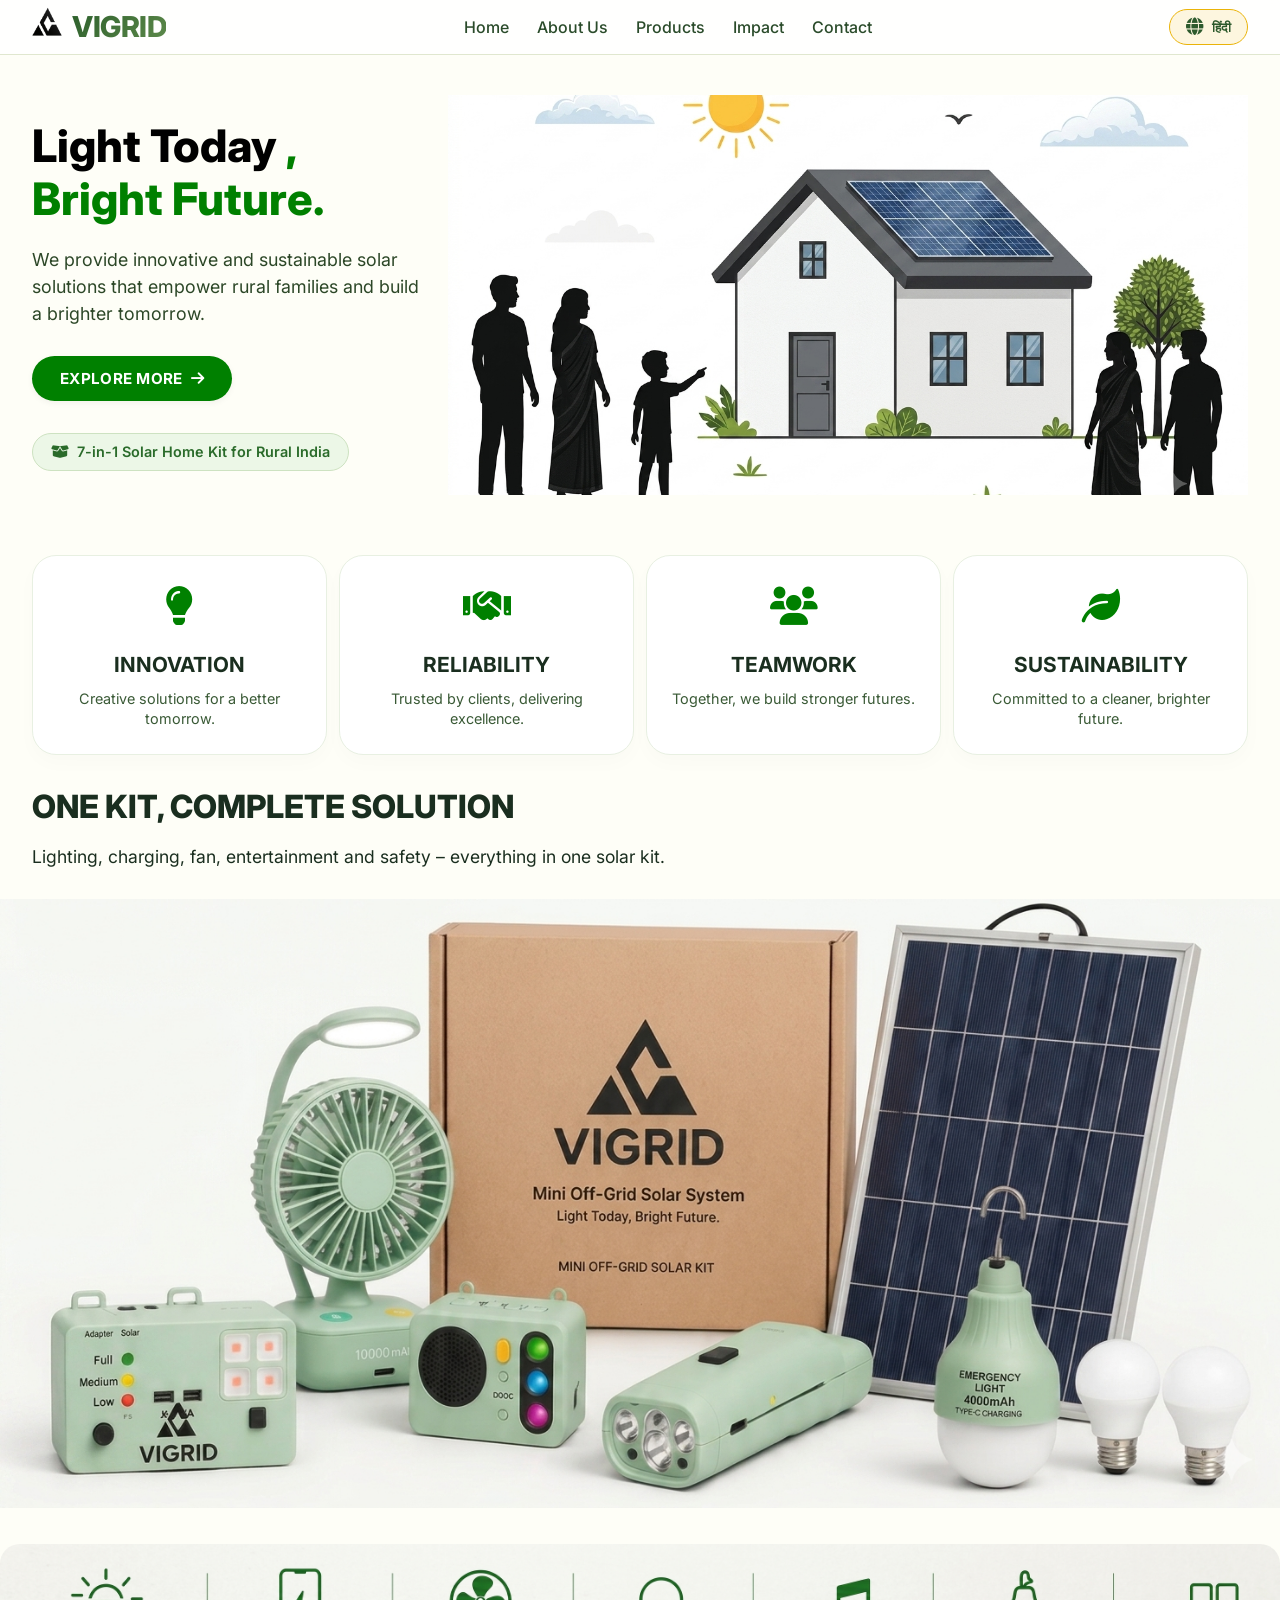
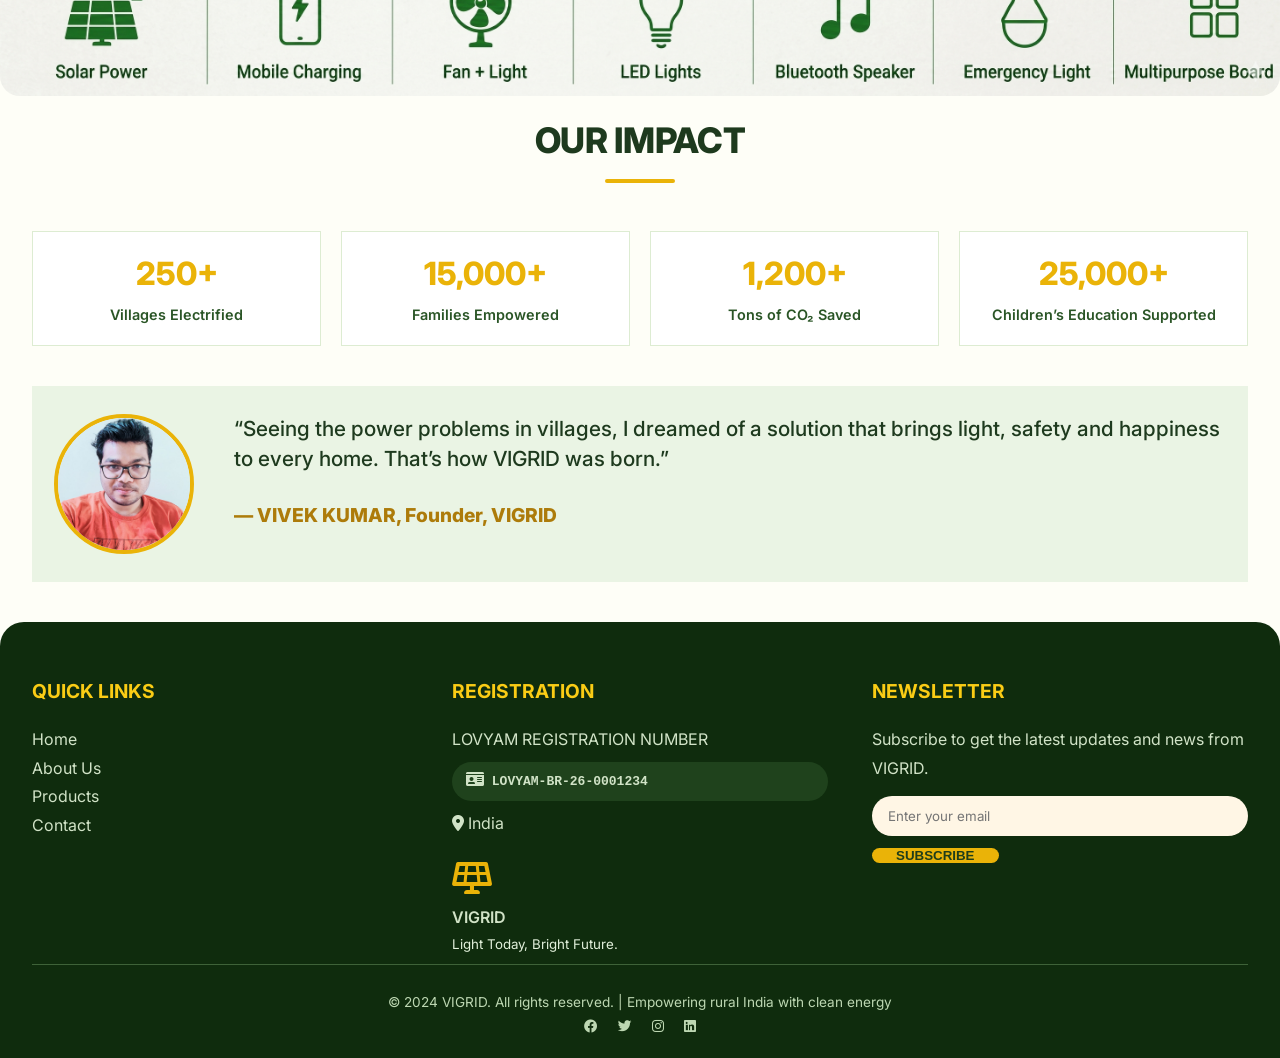
<file: index.html>
<!DOCTYPE html>
<html lang="en">
<head>
    <meta charset="UTF-8">
    <meta name="viewport" content="width=device-width, initial-scale=1.0, viewport-fit=cover">
    <title>VIGRID | Light Today, Bright Future</title>
    <link rel="preconnect" href="https://fonts.googleapis.com">
    <link rel="preconnect" href="https://fonts.gstatic.com" crossorigin>
    <link href="https://fonts.googleapis.com/css2?family=Inter:opsz,wght@14..32,300;14..32,400;14..32,500;14..32,600;14..32,700;14..32,800&display=swap" rel="stylesheet">
    <link rel="stylesheet" href="https://cdnjs.cloudflare.com/ajax/libs/font-awesome/6.0.0-beta3/css/all.min.css">
    <link rel="stylesheet" href="style.css">
</head>
<body>

<header class="site-header">
    <div class="container header-inner">
        <div class="logo">
            <!-- Logo Section -->

    <div class="logo-section">
        <img src="logo.png" alt="VIGRID Logo" class="logo-image">
    
</div>
            <span>VIGRID</span>
        </div>
        <button class="menu-toggle" id="menuToggle" aria-label="Toggle navigation">
            <i class="fas fa-bars"></i>
        </button>
        <div class="nav-links" id="navLinks">
            <a href="index.html" data-i18n="nav_home">Home</a>
            <a href="about.html" data-i18n="nav_about">About Us</a>
            <a href="products.html" data-i18n="nav_products">Products</a>
            <a href="impact.html" class="active" data-i18n="nav_impact">Impact</a>
            <a href="#" data-i18n="nav_contact">Contact</a>
            <div class="mobile-lang-switch" id="mobileLangSwitch">
                <i class="fas fa-globe"></i>
                <span id="mobileLangText" data-i18n="lang_switch">हिंदी</span>
            </div>
        </div>
        <button id="langToggleBtn" class="lang-switch desktop-only" aria-label="Switch Language">
            <i class="fas fa-globe"></i>
            <span id="langToggleText">हिंदी</span>
        </button>
    </div>
</header>

<main>
    <!-- Hero Section with heroimage.jpg -->
    <div class="container">
        <section style="padding-top: 40px; padding-bottom: 40px;">
            <div class="hero">
                <div class="hero-content">
                    <h2>
    <span data-i18n="hero_highlight">Light Today</span>
    <span data-i18n="hero_future">, Bright Future.</span>
</h2>
                    <p data-i18n="hero_desc">We provide innovative and sustainable solar solutions that empower rural families and build a brighter tomorrow.</p>
                    <a href="#" class="btn-primary" id="exploreBtn"><span data-i18n="explore_btn">EXPLORE MORE</span> <i class="fas fa-arrow-right"></i></a>
                    <div class="kit-badge">
                        <i class="fas fa-box-open"></i> <span data-i18n="kit_badge">7-in-1 Solar Home Kit for Rural India</span>
                    </div>
                </div>
                <!-- Hero image with heroimage.jpg - no red circle, no extra icons -->
                <div class="hero-image"></div>
            </div>
        </section>
    </div>

    <!-- 4 Pillars -->
    <div class="container">
        <section class="features-section">
            <div class="features-grid">
                <div class="feature-card">
                    <div class="feature-icon"><i class="fas fa-lightbulb"></i></div>
                    <h3 data-i18n="pillar1_title">INNOVATION</h3>
                    <p data-i18n="pillar1_desc">Creative solutions for a better tomorrow.</p>
                </div>
                <div class="feature-card">
                    <div class="feature-icon"><i class="fas fa-handshake"></i></div>
                    <h3 data-i18n="pillar2_title">RELIABILITY</h3>
                    <p data-i18n="pillar2_desc">Trusted by clients, delivering excellence.</p>
                </div>
                <div class="feature-card">
                    <div class="feature-icon"><i class="fas fa-users"></i></div>
                    <h3 data-i18n="pillar3_title">TEAMWORK</h3>
                    <p data-i18n="pillar3_desc">Together, we build stronger futures.</p>
                </div>
                <div class="feature-card">
                    <div class="feature-icon"><i class="fas fa-leaf"></i></div>
                    <h3 data-i18n="pillar4_title">SUSTAINABILITY</h3>
                    <p data-i18n="pillar4_desc">Committed to a cleaner, brighter future.</p>
                </div>
            </div>
        </section>
    </div>


<!-- ONE KIT, COMPLETE SOLUTION -->
<div class="container">
    <section style="padding-top: 10px;">
        <div class="onekit-wrapper">
            <div class="onekit-info">
                <h2 data-i18n="onekit_title">ONE KIT, COMPLETE SOLUTION</h2>
                <p style="font-size: 1.1rem; margin-bottom: 4px;" data-i18n="onekit_sub">Lighting, charging, fan, entertainment and safety – everything in one solar kit.</p>
                

        <!-- New image below the onekit-wrapper -->
      
        
</div>
    </section>
</div>
           <!-- Image below ONE KIT section -->
<div class="kit-image-container">
    <img src="kits.jpg" alt="VIGRID Solar Home Kit" class="kit-image">



    <!-- New image: kit-image.jpg -->
    <img src="kit-image.jpg" alt="VIGRID Kit Additional" class="additional-kit-image">
        </div>

        
        </div>
    <!-- IMPACT -->
    <div class="container">
        <section>
            <h2 class="section-title" data-i18n="impact_title">OUR IMPACT</h2>
            <div class="stats-grid">
                <div class="stat-card">
                    <div class="stat-number">250+</div>
                    <div class="stat-label" data-i18n="stat1">Villages Electrified</div>
                </div>
                <div class="stat-card">
                    <div class="stat-number">15,000+</div>
                    <div class="stat-label" data-i18n="stat2">Families Empowered</div>
                </div>
                <div class="stat-card">
                    <div class="stat-number">1,200+</div>
                    <div class="stat-label" data-i18n="stat3">Tons of CO₂ Saved</div>
                </div>
                <div class="stat-card">
                    <div class="stat-number">25,000+</div>
                    <div class="stat-label" data-i18n="stat4">Children’s Education Supported</div>
                

</div>
</div>
            </div>
        </section>
    </div>

    <!-- Founder Quote -->
    <div class="container">
        <div class="founder-section">
            <div class="founder-flex">
                <div class="founder-avatar">
                   
            <img src="founder2.png" alt="Vivek Kumar, Founder VIGRID" class="founder-img">
        </div>
        <div class="founder-quote">
            <span data-i18n="founder_quote">“Seeing the power problems in villages, I dreamed of a solution that brings light, safety and happiness to every home. That’s how VIGRID was born.”</span>
            <div class="founder-name" data-i18n="founder_name">— VIVEK KUMAR, Founder, VIGRID</div>
        </div>
    </div>
</div>
                </div>
                
            </div>
        </div>
    </div>
</main>

<footer>
    <div class="container">
        <div class="footer-grid">
            <div class="footer-col">
                <h4 data-i18n="footer_quick">QUICK LINKS</h4>
                <a href="#" data-i18n="footer_home">Home</a>
                <a href="#" data-i18n="footer_about">About Us</a>
                <a href="#" data-i18n="footer_products">Products</a>
                <a href="#" data-i18n="footer_contact">Contact</a>
            </div>
            <div class="footer-col">
                <h4 data-i18n="footer_reg">REGISTRATION</h4>
                <p data-i18n="footer_reg_label">LOVYAM REGISTRATION NUMBER</p>
                <p class="reg-number"><i class="fas fa-id-card"></i> LOVYAM-BR-26-0001234</p>
                <p><i class="fas fa-map-marker-alt"></i> India</p>
                <div style="margin-top: 24px;">
                    <i class="fas fa-solar-panel" style="font-size: 2rem; color: #eab308;"></i>
                    <p style="margin-top: 8px; font-weight: 600;">VIGRID</p>
                    <small data-i18n="footer_tagline">Light Today, Bright Future.</small>
                </div>
            </div>
            <div class="footer-col">
                <h4 data-i18n="footer_newsletter">NEWSLETTER</h4>
                <p data-i18n="newsletter_desc">Subscribe to get the latest updates and news from VIGRID.</p>
                <div class="newsletter-form">
                    <input type="email" id="newsletterEmail" placeholder="Enter your email" required>
                    <button id="subscribeBtn"><span data-i18n="subscribe_btn">SUBSCRIBE</span></button>
                </div>
                <p id="subscribeFeedback" style="margin-top: 12px; font-size: 0.8rem;"></p>
            </div>
        </div>
        <div class="copyright">
            <p data-i18n="copyright_text">© 2026 VIGRID. All rights reserved. | Empowering rural India with clean energy</p>
            <div style="margin-top: 8px; display: flex; justify-content: center; gap: 20px;">
                <i class="fab fa-facebook"></i>
                <i class="fab fa-twitter"></i>
                <i class="fab fa-instagram"></i>
                <i class="fab fa-linkedin"></i>
            </div>
        </div>
    </div>
</footer>

<script src="script.js"></script>
</body>
</html>
</file>
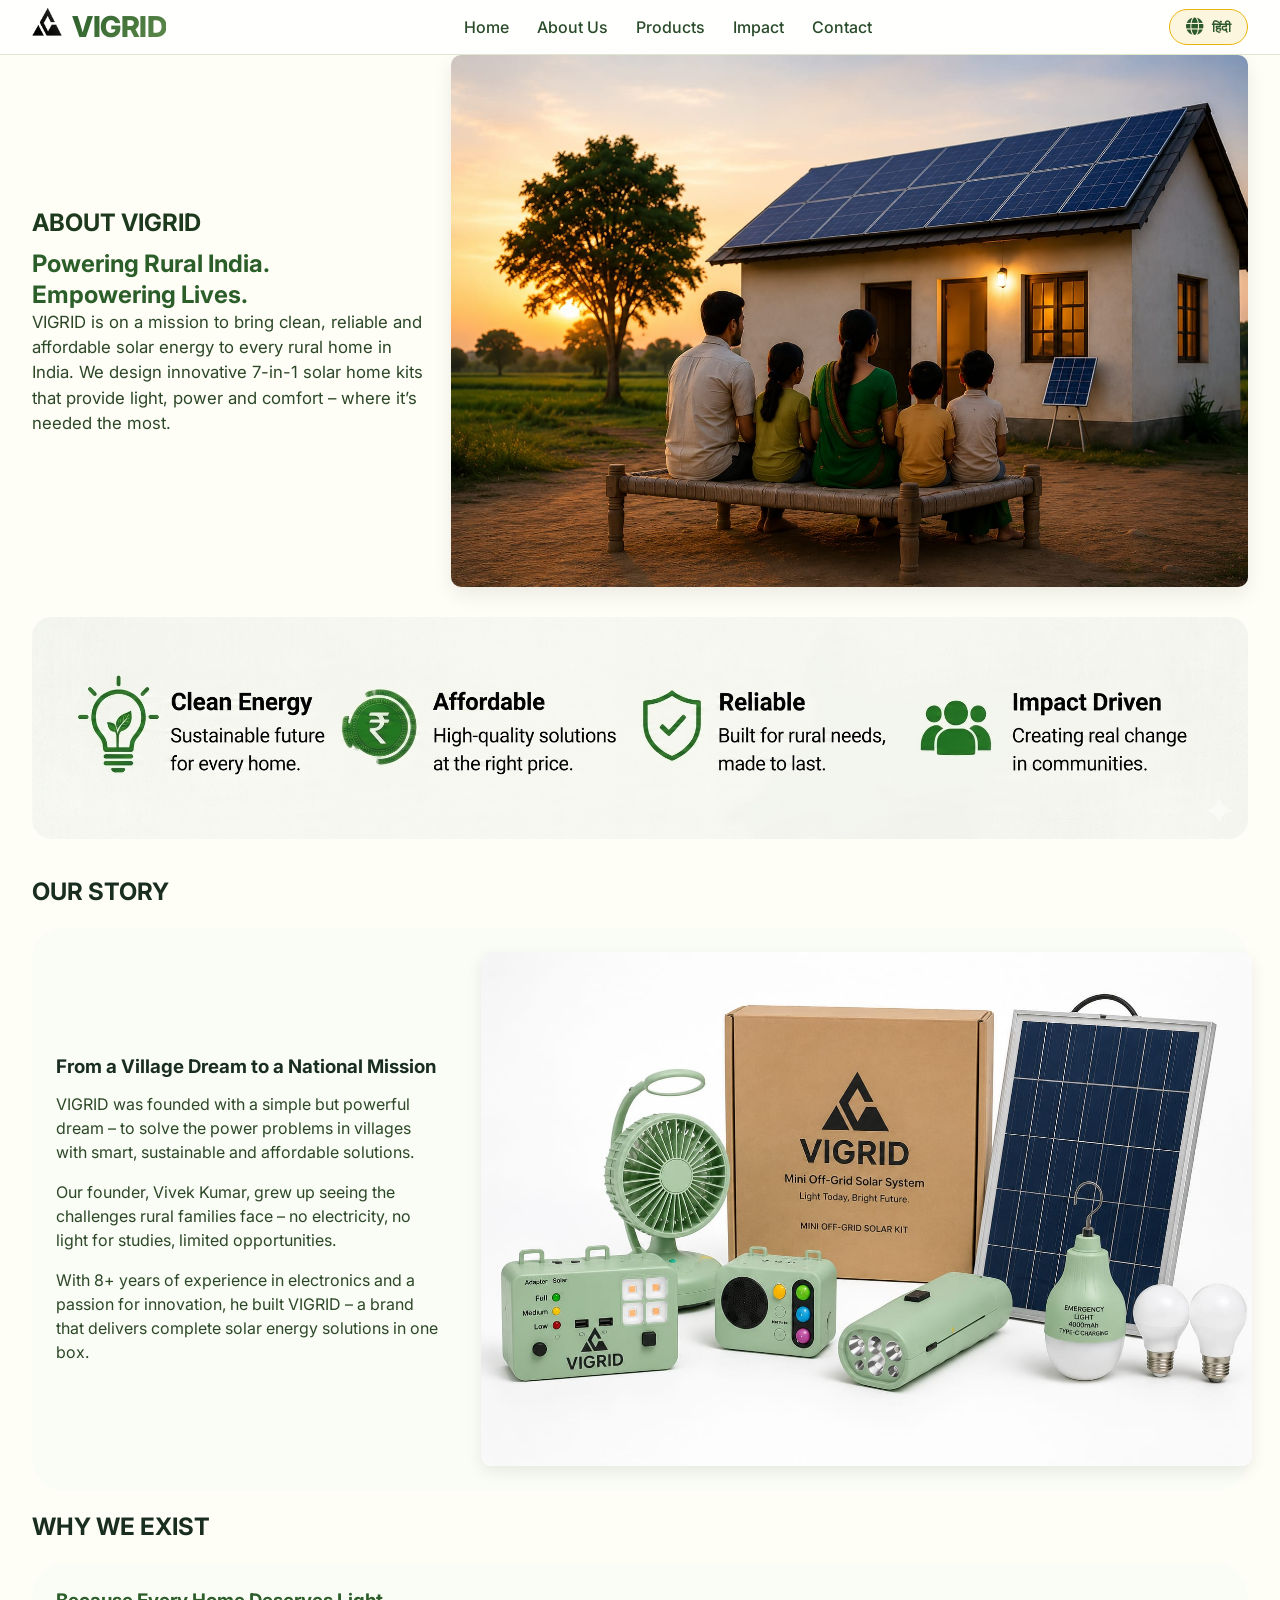
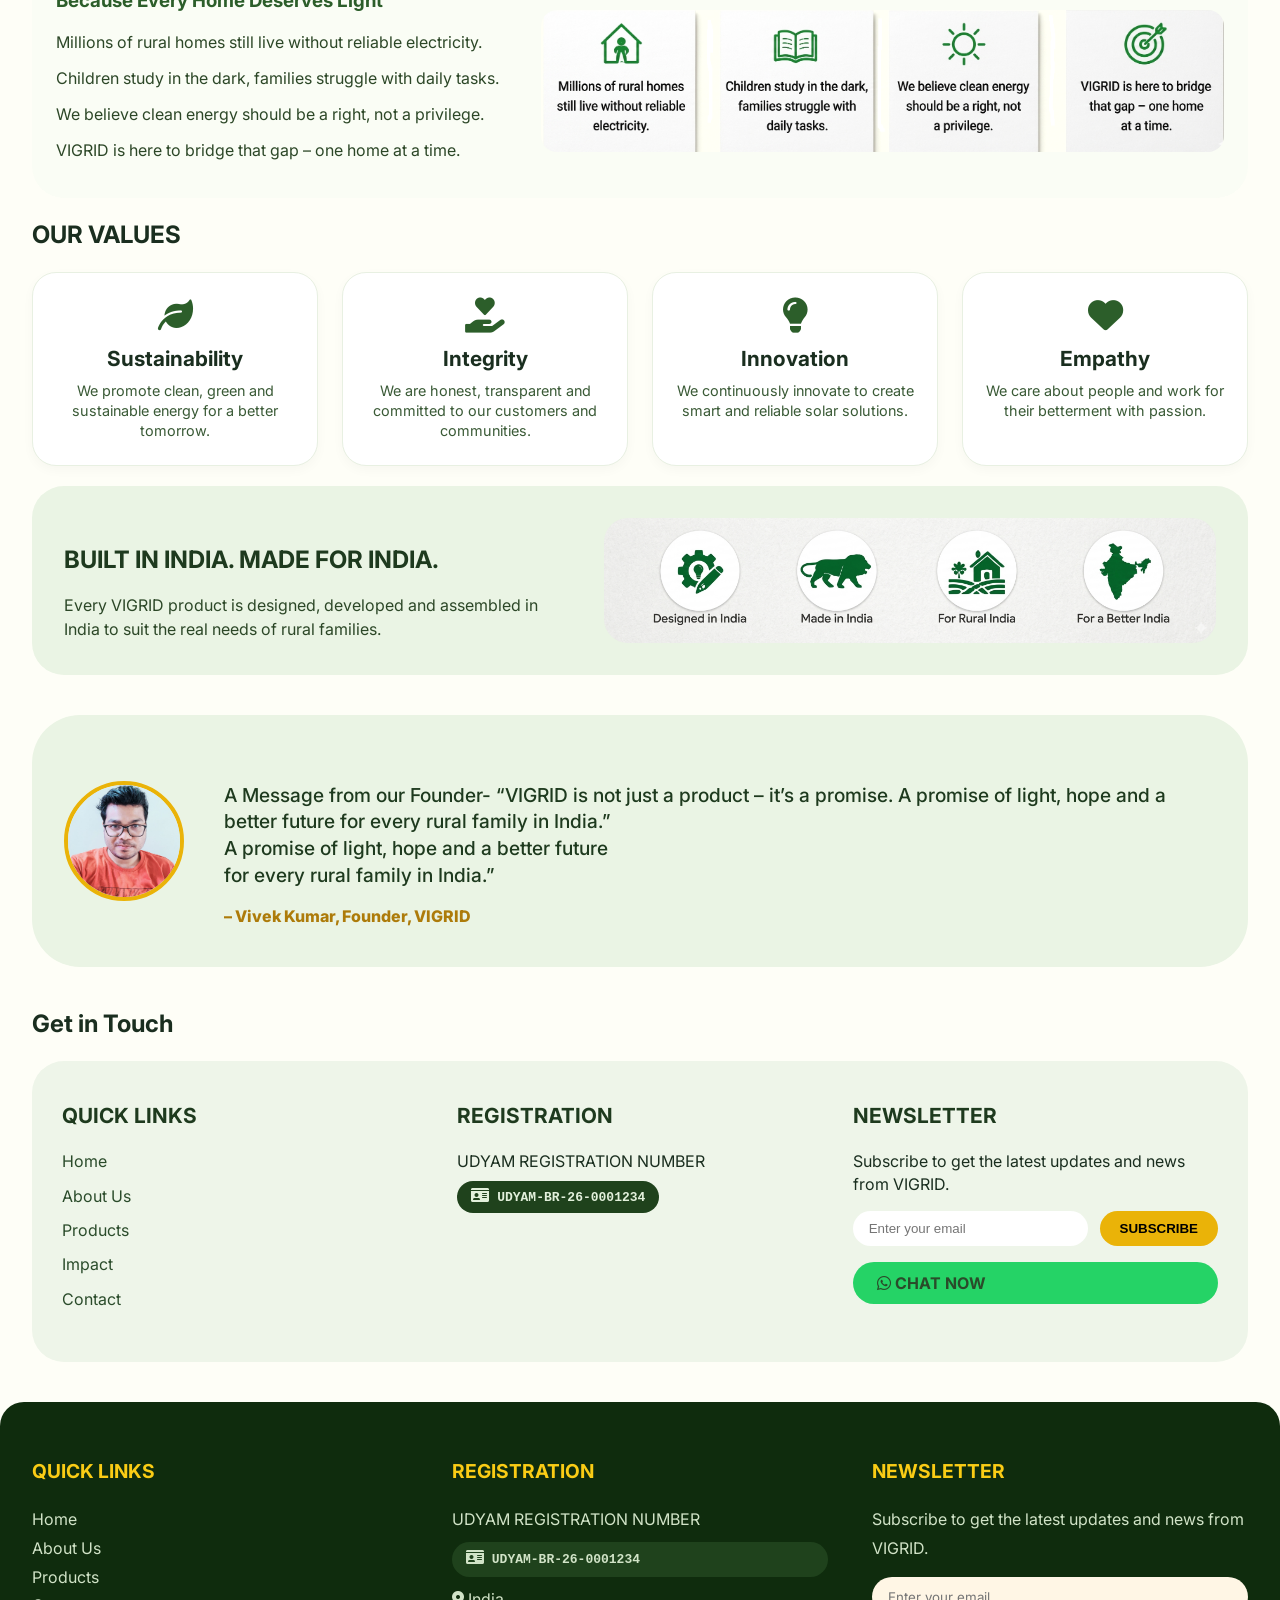
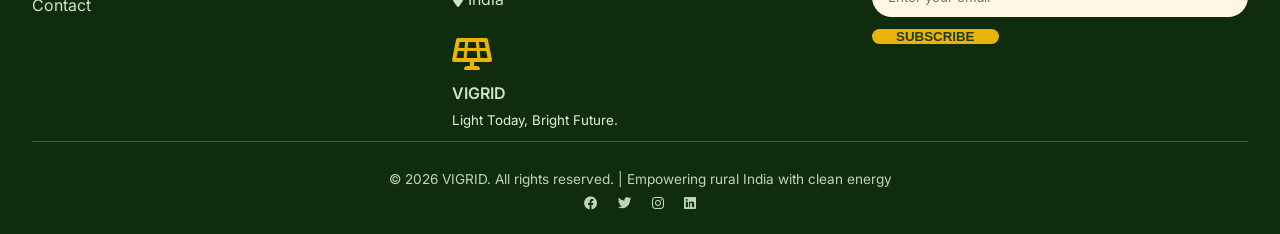
<file: about.html>
<!DOCTYPE html>
<html lang="en">
<head>
    <meta charset="UTF-8">
    <meta name="viewport" content="width=device-width, initial-scale=1.0, viewport-fit=cover">
    <title>VIGRID | About Us – Powering Rural India</title>
    <link rel="preconnect" href="https://fonts.googleapis.com">
    <link rel="preconnect" href="https://fonts.gstatic.com" crossorigin>
    <link href="https://fonts.googleapis.com/css2?family=Inter:opsz,wght@14..32,300;14..32,400;14..32,500;14..32,600;14..32,700;14..32,800&display=swap" rel="stylesheet">
    <link rel="stylesheet" href="https://cdnjs.cloudflare.com/ajax/libs/font-awesome/6.0.0-beta3/css/all.min.css">
    <link rel="stylesheet" href="style.css">
    <link rel="stylesheet" href="about-style.css">
</head>
<body>

<header class="site-header">
    <div class="container header-inner">
        <div class="logo">
            <div class="logo-section">
                <img src="logo.png" alt="VIGRID Logo" class="logo-image">
            </div>
            <span>VIGRID</span>
        </div>
        <button class="menu-toggle" id="menuToggle" aria-label="Toggle navigation">
            <i class="fas fa-bars"></i>
        </button>
        <div class="nav-links" id="navLinks">
            <a href="index.html" data-i18n="nav_home">Home</a>
            <a href="about.html" data-i18n="nav_about">About Us</a>
            <a href="products.html" data-i18n="nav_products">Products</a>
            <a href="impact.html" class="active" data-i18n="nav_impact">Impact</a>
            <a href="contact.html" data-i18n="nav_contact">Contact</a>
            <div class="mobile-lang-switch" id="mobileLangSwitch">
                <i class="fas fa-globe"></i>
                <span id="mobileLangText">हिंदी</span>
            </div>
        </div>
        <button id="langToggleBtn" class="lang-switch desktop-only" aria-label="Switch Language">
            <i class="fas fa-globe"></i>
            <span id="langToggleText">हिंदी</span>
        </button>
    </div>
</header>

<main>
    <div class="container">
        <!-- About Hero - Two Columns -->
        <div class="about-hero">
            <div class="about-two-columns">
                <div class="about-content">
                    <h1 data-i18n="about_heading">ABOUT VIGRID</h1>
                    <div class="tagline">
                        <span data-i18n="about_tagline1">Powering Rural India.</span><br>
                        <span data-i18n="about_tagline2">Empowering Lives.</span>
                    </div>
                    <p data-i18n="about_desc">
                        VIGRID is on a mission to bring clean, reliable and affordable solar energy to every rural home in India. We design innovative 7-in-1 solar home kits that provide light, power and comfort – where it’s needed the most.
                    </p>
                </div>
                <div class="about-image">
                    <img src="hut.jpg" alt="Rural hut with solar" id="hutImage">
                </div>
            </div>
        </div>

        <!-- Four Cards Section - Single Image -->
        <div class="four-cards-wrapper">
            <div class="single-image-container">
                <img src="fourcards.jpg" alt="VIGRID Four Pillars" class="four-cards-image">
            </div>
        </div>       

        <!-- OUR STORY - Two Columns -->
        <div class="about-section">
            <h2 data-i18n="story_heading">OUR STORY</h2>
            <div class="story-two-columns">
                <div class="story-content-left">
                    <h3 data-i18n="story_sub" style="color: 2c5e2a; margin-bottom: 12px;">From a Village Dream to a National Mission</h3>
                    <p data-i18n="story_p1">VIGRID was founded with a simple but powerful dream – to solve the power problems in villages with smart, sustainable and affordable solutions.</p>
                    <p data-i18n="story_p2" style="margin-top: 16px;">Our founder, Vivek Kumar, grew up seeing the challenges rural families face – no electricity, no light for studies, limited opportunities.</p>
                    <p data-i18n="story_p3" style="margin-top: 16px;">With 8+ years of experience in electronics and a passion for innovation, he built VIGRID – a brand that delivers complete solar energy solutions in one box.</p>
                </div>
                <div class="story-image-right">
                    <img src="vigriditems.jpg" alt="VIGRID Products" class="story-img">
                </div>
            </div>
        </div>

        <!-- WHY WE EXIST - Two Columns with bullet points -->
        <div class="about-section">
            <h2 data-i18n="why_heading">WHY WE EXIST</h2>
            <div class="why-two-columns">
                <div class="why-text-left">
                    <h3 data-i18n="why_sub" style="color: #2c5e2a; margin-bottom: 16px;">Because Every Home Deserves Light</h3>
                    <p data-i18n="why_p1">Millions of rural homes still live without reliable electricity.</p>
                    <p data-i18n="why_p2">Children study in the dark, families struggle with daily tasks.</p>
                    <p data-i18n="why_p3">We believe clean energy should be a right, not a privilege.</p>
                    <p data-i18n="why_p4">VIGRID is here to bridge that gap – one home at a time.</p>
                </div>
                <div class="why-image-right">
                    <img src="whywe.jpg" alt="Why we exist - rural electrification" class="why-img">
                </div>
            </div>
        </div>

        <!-- OUR VALUES - 4 Cards in a row (responsive) -->
        <div class="about-section">
            <h2 data-i18n="values_heading">OUR VALUES</h2>
            <div class="values-grid">
                <div class="value-card">
                    <i class="fas fa-leaf"></i>
                    <h3 data-i18n="value1_title">Sustainability</h3>
                    <p data-i18n="value1_desc">We promote clean, green and sustainable energy for a better tomorrow.</p>
                </div>
                <div class="value-card">
                    <i class="fas fa-hand-holding-heart"></i>
                    <h3 data-i18n="value2_title">Integrity</h3>
                    <p data-i18n="value2_desc">We are honest, transparent and committed to our customers and communities.</p>
                </div>
                <div class="value-card">
                    <i class="fas fa-lightbulb"></i>
                    <h3 data-i18n="value3_title">Innovation</h3>
                    <p data-i18n="value3_desc">We continuously innovate to create smart and reliable solar solutions.</p>
                </div>
                <div class="value-card">
                    <i class="fas fa-heart"></i>
                    <h3 data-i18n="value4_title">Empathy</h3>
                    <p data-i18n="value4_desc">We care about people and work for their betterment with passion.</p>
                </div>
            </div>
        </div>

        <!-- BUILT IN INDIA. MADE FOR INDIA. - Two Columns -->
        <div class="about-section">
            <div class="built-two-columns">
                <div class="built-content-left">
                    <i class="fas fa-flag-india" style="font-size: 2.5rem; color: #eab308; margin-bottom: 16px;"></i>
                    <h2 style="margin: 0 0 16px 0;" data-i18n="built_heading">BUILT IN INDIA. MADE FOR INDIA.</h2>
                    <p data-i18n="built_desc">Every VIGRID product is designed, developed and assembled in India to suit the real needs of rural families.</p>
                </div>
                <div class="built-image-right">
                    <img src="builtinindia.jpg" alt="Built in India - Made in India" class="built-img">
                </div>
            </div>
        </div>

        <!-- Founder Message (no extra container) -->
        <div class="founder-section">
            <div class="founder-flex">
                <div class="founder-avatar">
                    <img src="founder2.png" alt="Vivek Kumar, Founder VIGRID" class="founder-img">
                </div>
                <div class="founder-quote">
                    <span data-i18n="founder_quote"><br>
                    “VIGRID is not just a product – it’s a promise.<br>
                    A promise of light, hope and a better future<br>
                    for every rural family in India.”</span>
                    <div class="founder-name" data-i18n="founder_name">— VIVEK KUMAR, Founder, VIGRID</div>
                </div>
            </div>
        </div>

        <!-- Get in Touch -->
        <div class="about-section">
            <h2 data-i18n="contact_heading">Get in Touch</h2>
            <div class="contact-row">
                <div class="contact-col">
                    <h4 data-i18n="quick_links_title">QUICK LINKS</h4>
                    <a href="index.html" data-i18n="nav_home">Home</a>
                    <a href="about.html" data-i18n="nav_about">About Us</a>
                    <a href="products.html" data-i18n="nav_products">Products</a>
                    <a href="#" data-i18n="impact_link">Impact</a>
                    <a href="#" data-i18n="nav_contact">Contact</a>
                </div>
                <div class="contact-col">
                    <h4 data-i18n="registration_title">REGISTRATION</h4>
                    <p data-i18n="reg_label">UDYAM REGISTRATION NUMBER</p>
                    <p class="reg-number"><i class="fas fa-id-card"></i> UDYAM-BR-26-0001234</p>
                </div>
                <div class="contact-col">
                    <h4 data-i18n="newsletter_title">NEWSLETTER</h4>
                    <p data-i18n="newsletter_desc">Subscribe to get the latest updates and news from VIGRID.</p>
                    <div class="newsletter-inline">
                        <input type="email" id="aboutNewsEmail" placeholder="Enter your email">
                        <button id="aboutNewsBtn" data-i18n="subscribe_btn">SUBSCRIBE</button>
                    </div>
                    <p id="aboutNewsFeedback" style="margin-top: 8px; font-size: 0.8rem;"></p>
                    <a href="#" id="chatNowBtn" class="whatsapp-chat"><i class="fab fa-whatsapp"></i> <span data-i18n="chat_now">CHAT NOW</span></a>
                </div>
            </div>
        </div>
    </div>
</main>

<!-- FOOTER (same) -->
<footer>
    <div class="container">
        <div class="footer-grid">
            <div class="footer-col">
                <h4 data-i18n="footer_quick">QUICK LINKS</h4>
                <a href="index.html" data-i18n="footer_home">Home</a>
                <a href="about.html" data-i18n="footer_about">About Us</a>
                <a href="products.html" data-i18n="footer_products">Products</a>
                <a href="#" data-i18n="footer_contact">Contact</a>
            </div>
            <div class="footer-col">
                <h4 data-i18n="footer_reg">REGISTRATION</h4>
                <p data-i18n="footer_reg_label">UDYAM REGISTRATION NUMBER</p>
                <p class="reg-number"><i class="fas fa-id-card"></i> UDYAM-BR-26-0001234</p>
                <p><i class="fas fa-map-marker-alt"></i> India</p>
                <div style="margin-top: 24px;">
                    <i class="fas fa-solar-panel" style="font-size: 2rem; color: #eab308;"></i>
                    <p style="margin-top: 8px; font-weight: 600;">VIGRID</p>
                    <small data-i18n="footer_tagline">Light Today, Bright Future.</small>
                </div>
            </div>
            <div class="footer-col">
                <h4 data-i18n="footer_newsletter">NEWSLETTER</h4>
                <p data-i18n="newsletter_desc">Subscribe to get the latest updates and news from VIGRID.</p>
                <div class="newsletter-form">
                    <input type="email" id="footerNewsEmail" placeholder="Enter your email">
                    <button id="footerNewsBtn" data-i18n="subscribe_btn">SUBSCRIBE</button>
                </div>
                <p id="footerNewsFeedback" style="margin-top: 12px; font-size: 0.8rem;"></p>
            </div>
        </div>
        <div class="copyright">
            <p data-i18n="copyright_text">© 2026 VIGRID. All rights reserved. | Empowering rural India with clean energy</p>
            <div style="margin-top: 8px; display: flex; justify-content: center; gap: 20px;">
                <i class="fab fa-facebook"></i>
                <i class="fab fa-twitter"></i>
                <i class="fab fa-instagram"></i>
                <i class="fab fa-linkedin"></i>
            </div>
        </div>
    </div>
</footer>

<script>
    // Translations for about page (English + Hindi) – same as before, unchanged
    const aboutTranslations = {
        en: {
            nav_home: "Home", nav_about: "About Us", nav_products: "Products", nav_contact: "Contact", impact_link: "Impact",
            about_heading: "ABOUT VIGRID", about_tagline1: "Powering Rural India.", about_tagline2: "Empowering Lives.",
            about_desc: "VIGRID is on a mission to bring clean, reliable and affordable solar energy to every rural home in India. We design innovative 7-in-1 solar home kits that provide light, power and comfort – where it’s needed the most.",
            about_clean_title: "Clean Energy", about_clean_desc: "Sustainable future for every home.",
            about_affordable_title: "Affordable", about_affordable_desc: "High-quality solutions at the right price.",
            about_reliable_title: "Reliable", about_reliable_desc: "Built for rural needs, made to last.",
            about_impact_title: "Impact Driven", about_impact_desc: "Creating real change in communities.",
            story_heading: "OUR STORY", story_sub: "From a Village Dream to a National Mission",
            story_p1: "VIGRID was founded with a simple but powerful dream – to solve the power problems in villages with smart, sustainable and affordable solutions.",
            story_p2: "Our founder, Vivek Kumar, grew up seeing the challenges rural families face – no electricity, no light for studies, limited opportunities.",
            story_p3: "With 8+ years of experience in electronics and a passion for innovation, he built VIGRID – a brand that delivers complete solar energy solutions in one box.",
            why_heading: "WHY WE EXIST", why_sub: "Because Every Home Deserves Light",
            why_p1: "Millions of rural homes still live without reliable electricity.",
            why_p2: "Children study in the dark, families struggle with daily tasks.",
            why_p3: "We believe clean energy should be a right, not a privilege.",
            why_p4: "VIGRID is here to bridge that gap – one home at a time.",
            values_heading: "OUR VALUES",
            value1_title: "Sustainability", value1_desc: "We promote clean, green and sustainable energy for a better tomorrow.",
            value2_title: "Integrity", value2_desc: "We are honest, transparent and committed to our customers and communities.",
            value3_title: "Innovation", value3_desc: "We continuously innovate to create smart and reliable solar solutions.",
            value4_title: "Empathy", value4_desc: "We care about people and work for their betterment with passion.",
            built_heading: "BUILT IN INDIA. MADE FOR INDIA.",
            built_desc: "Every VIGRID product is designed, developed and assembled in India to suit the real needs of rural families.",
            built_point1: "Designed in India", built_point2: "Made in India", built_point3: "For Rural India", built_point4: "For a Better India",
            founder_msg_heading: "A Message from our Founder",
            founder_quote: "A Message from our Founder-\n“VIGRID is not just a product – it’s a promise.\nA promise of light, hope and a better future\nfor every rural family in India.”",
            founder_name: "– Vivek Kumar, Founder, VIGRID",
            contact_heading: "Get in Touch", quick_links_title: "QUICK LINKS", registration_title: "REGISTRATION",
            reg_label: "UDYAM REGISTRATION NUMBER", newsletter_title: "NEWSLETTER", newsletter_desc: "Subscribe to get the latest updates and news from VIGRID.",
            subscribe_btn: "SUBSCRIBE", chat_now: "CHAT NOW",
            footer_quick: "QUICK LINKS", footer_home: "Home", footer_about: "About Us", footer_products: "Products", footer_contact: "Contact",
            footer_reg: "REGISTRATION", footer_reg_label: "UDYAM REGISTRATION NUMBER", footer_tagline: "Light Today, Bright Future.",
            footer_newsletter: "NEWSLETTER", copyright_text: "© 2026 VIGRID. All rights reserved. | Empowering rural India with clean energy"
        },
        hi: {
            nav_home: "होम", nav_about: "हमारे बारे में", nav_products: "उत्पाद", nav_contact: "संपर्क करें", impact_link: "प्रभाव",
            about_heading: "विग्रिड के बारे में", about_tagline1: "ग्रामीण भारत को सशक्त बनाना।", about_tagline2: "जीवन को सशक्त बनाना।",
            about_desc: "विग्रिड का मिशन भारत के हर ग्रामीण घर में स्वच्छ, विश्वसनीय और किफायती सौर ऊर्जा पहुंचाना है। हम अभिनव 7-इन-1 सोलर होम किट डिजाइन करते हैं जो प्रकाश, शक्ति और आराम प्रदान करते हैं – जहां इसकी सबसे अधिक आवश्यकता है।",
            about_clean_title: "स्वच्छ ऊर्जा", about_clean_desc: "हर घर के लिए स्थायी भविष्य।",
            about_affordable_title: "किफायती", about_affordable_desc: "सही कीमत पर उच्च गुणवत्ता वाले समाधान।",
            about_reliable_title: "विश्वसनीय", about_reliable_desc: "ग्रामीण जरूरतों के लिए निर्मित, लंबे समय तक चलने वाला।",
            about_impact_title: "प्रभाव संचालित", about_impact_desc: "समुदायों में वास्तविक बदलाव लाना।",
            story_heading: "हमारी कहानी", story_sub: "एक गाँव के सपने से राष्ट्रीय मिशन तक",
            story_p1: "विग्रिड की स्थापना एक सरल लेकिन शक्तिशाली सपने के साथ हुई – गांवों में बिजली की समस्याओं को स्मार्ट, टिकाऊ और किफायती समाधानों से हल करना।",
            story_p2: "हमारे संस्थापक, विवेक कुमार, ग्रामीण परिवारों के सामने आने वाली चुनौतियों को देखकर बड़े हुए – बिजली नहीं, पढ़ाई के लिए रोशनी नहीं, सीमित अवसर।",
            story_p3: "इलेक्ट्रॉनिक्स में 8+ वर्षों के अनुभव और नवाचार के जुनून के साथ, उन्होंने विग्रिड का निर्माण किया – एक ब्रांड जो एक बॉक्स में संपूर्ण सौर ऊर्जा समाधान प्रदान करता है।",
            why_heading: "हम क्यों मौजूद हैं", why_sub: "क्योंकि हर घर रोशनी का हकदार है",
            why_p1: "करोड़ों ग्रामीण घर आज भी विश्वसनीय बिजली के बिना रहते हैं।",
            why_p2: "बच्चे अंधेरे में पढ़ते हैं, परिवार दैनिक कार्यों के लिए संघर्ष करते हैं।",
            why_p3: "हम मानते हैं कि स्वच्छ ऊर्जा एक अधिकार होना चाहिए, विशेषाधिकार नहीं।",
            why_p4: "विग्रिड उस अंतर को पाटने के लिए यहाँ है – एक घर, एक समय।",
            values_heading: "हमारे मूल्य",
            value1_title: "स्थिरता", value1_desc: "हम बेहतर कल के लिए स्वच्छ, हरित और टिकाऊ ऊर्जा को बढ़ावा देते हैं।",
            value2_title: "ईमानदारी", value2_desc: "हम अपने ग्राहकों और समुदायों के प्रति ईमानदार, पारदर्शी और प्रतिबद्ध हैं।",
            value3_title: "नवाचार", value3_desc: "हम स्मार्ट और विश्वसनीय सौर समाधान बनाने के लिए लगातार नवाचार करते हैं।",
            value4_title: "सहानुभूति", value4_desc: "हम लोगों की परवाह करते हैं और जुनून के साथ उनके उत्थान के लिए काम करते हैं।",
            built_heading: "भारत में निर्मित। भारत के लिए बनाया गया।",
            built_desc: "हर विग्रिड उत्पाद भारत में डिजाइन, विकसित और असेंबल किया जाता है ताकि ग्रामीण परिवारों की वास्तविक जरूरतों को पूरा किया जा सके।",
            built_point1: "भारत में डिज़ाइन", built_point2: "भारत में निर्मित", built_point3: "ग्रामीण भारत के लिए", built_point4: "एक बेहतर भारत के लिए",
            founder_msg_heading: "संस्थापक का संदेश",
            founder_quote: "संस्थापक का संदेश-\n“विग्रिड सिर्फ एक उत्पाद नहीं है – यह एक वादा है।\nरोशनी, आशा और बेहतर भविष्य का वादा\nभारत के हर ग्रामीण परिवार के लिए।”",
            founder_name: "– विवेक कुमार, संस्थापक, विग्रिड",
            contact_heading: "संपर्क करें", quick_links_title: "त्वरित लिंक", registration_title: "पंजीकरण",
            reg_label: "उद्यम पंजीकरण संख्या", newsletter_title: "न्यूज़लेटर", newsletter_desc: "विग्रिड से नवीनतम अपडेट और समाचार प्राप्त करने के लिए सदस्यता लें।",
            subscribe_btn: "सदस्यता लें", chat_now: "अभी चैट करें",
            footer_quick: "त्वरित लिंक", footer_home: "होम", footer_about: "हमारे बारे में", footer_products: "उत्पाद", footer_contact: "संपर्क करें",
            footer_reg: "पंजीकरण", footer_reg_label: "उद्यम पंजीकरण संख्या", footer_tagline: "आज रोशनी, उज्ज्वल भविष्य।",
            footer_newsletter: "न्यूज़लेटर", copyright_text: "© 2026 विग्रिड. सर्वाधिकार सुरक्षित। | स्वच्छ ऊर्जा से ग्रामीण भारत को सशक्त बनाना"
        }
    };

    let currentLang = 'en';
    function updateAboutPage(lang) {
        document.querySelectorAll('[data-i18n]').forEach(el => {
            const key = el.getAttribute('data-i18n');
            if (aboutTranslations[lang] && aboutTranslations[lang][key]) {
                if (el.children.length === 0 || el.tagName === 'BUTTON') {
                    el.textContent = aboutTranslations[lang][key];
                } else {
                    const textNode = Array.from(el.childNodes).find(n => n.nodeType === 3);
                    if (textNode) textNode.textContent = aboutTranslations[lang][key];
                    else el.innerHTML = aboutTranslations[lang][key];
                }
            }
        });
        document.getElementById('langToggleText').innerText = lang === 'en' ? 'हिंदी' : 'English';
        document.getElementById('mobileLangText').innerText = lang === 'en' ? 'हिंदी' : 'English';
        document.querySelectorAll('#aboutNewsEmail, #footerNewsEmail').forEach(inp => inp.placeholder = lang === 'en' ? 'Enter your email' : 'अपना ईमेल दर्ज करें');
    }

    function toggleLang() {
        currentLang = currentLang === 'en' ? 'hi' : 'en';
        updateAboutPage(currentLang);
        localStorage.setItem('vigrid_lang_about', currentLang);
    }

    document.addEventListener('DOMContentLoaded', () => {
        const saved = localStorage.getItem('vigrid_lang_about');
        if (saved && (saved === 'en' || saved === 'hi')) currentLang = saved;
        updateAboutPage(currentLang);
        document.getElementById('langToggleBtn')?.addEventListener('click', toggleLang);
        document.getElementById('mobileLangSwitch')?.addEventListener('click', toggleLang);
        // Mobile menu toggle
        const toggle = document.getElementById('menuToggle');
        const nav = document.getElementById('navLinks');
        if (toggle && nav) {
            toggle.addEventListener('click', () => {
                nav.classList.toggle('active');
                const icon = toggle.querySelector('i');
                icon.classList.toggle('fa-bars');
                icon.classList.toggle('fa-times');
            });
            document.addEventListener('click', (e) => {
                if (!nav.contains(e.target) && !toggle.contains(e.target) && nav.classList.contains('active')) {
                    nav.classList.remove('active');
                    const icon = toggle.querySelector('i');
                    icon.classList.add('fa-bars');
                    icon.classList.remove('fa-times');
                }
            });
        }
        // Newsletter subscriptions
        const aboutBtn = document.getElementById('aboutNewsBtn');
        const aboutEmail = document.getElementById('aboutNewsEmail');
        const aboutFeed = document.getElementById('aboutNewsFeedback');
        if (aboutBtn) {
            aboutBtn.addEventListener('click', () => {
                const email = aboutEmail.value.trim();
                if (!email || !/^[^\s@]+@([^\s@.,]+\.)+[^\s@.,]{2,}$/.test(email)) {
                    aboutFeed.innerHTML = '<span style="color:#ffcc80;">⚠️ Valid email required</span>';
                    return;
                }
                aboutFeed.innerHTML = '<span style="color:#c8e6b5;">✅ Subscribed!</span>';
                aboutEmail.value = '';
                setTimeout(() => aboutFeed.innerHTML = '', 3000);
            });
        }
        const footerBtn = document.getElementById('footerNewsBtn');
        const footerEmail = document.getElementById('footerNewsEmail');
        const footerFeed = document.getElementById('footerNewsFeedback');
        if (footerBtn) {
            footerBtn.addEventListener('click', () => {
                const email = footerEmail.value.trim();
                if (!email || !/^[^\s@]+@([^\s@.,]+\.)+[^\s@.,]{2,}$/.test(email)) {
                    footerFeed.innerHTML = '<span style="color:#ffcc80;">⚠️ Valid email required</span>';
                    return;
                }
                footerFeed.innerHTML = '<span style="color:#c8e6b5;">✅ Subscribed!</span>';
                footerEmail.value = '';
                setTimeout(() => footerFeed.innerHTML = '', 3000);
            });
        }
        document.getElementById('chatNowBtn')?.addEventListener('click', (e) => {
            e.preventDefault();
            alert(currentLang === 'en' ? '📱 Chat with VIGRID on WhatsApp: +91 12345 67890' : '📱 व्हाट्सएप पर विग्रिड से बात करें: +91 12345 67890');
        });
        document.querySelectorAll('.copyright i').forEach(i => {
            i.style.cursor = 'pointer';
            i.addEventListener('click', () => alert('🌍 ' + (currentLang === 'en' ? 'Connect with VIGRID on social media!' : 'सोशल मीडिया पर विग्रिड से जुड़ें!')));
        });
    });
</script>
</body>
</html>
</file>
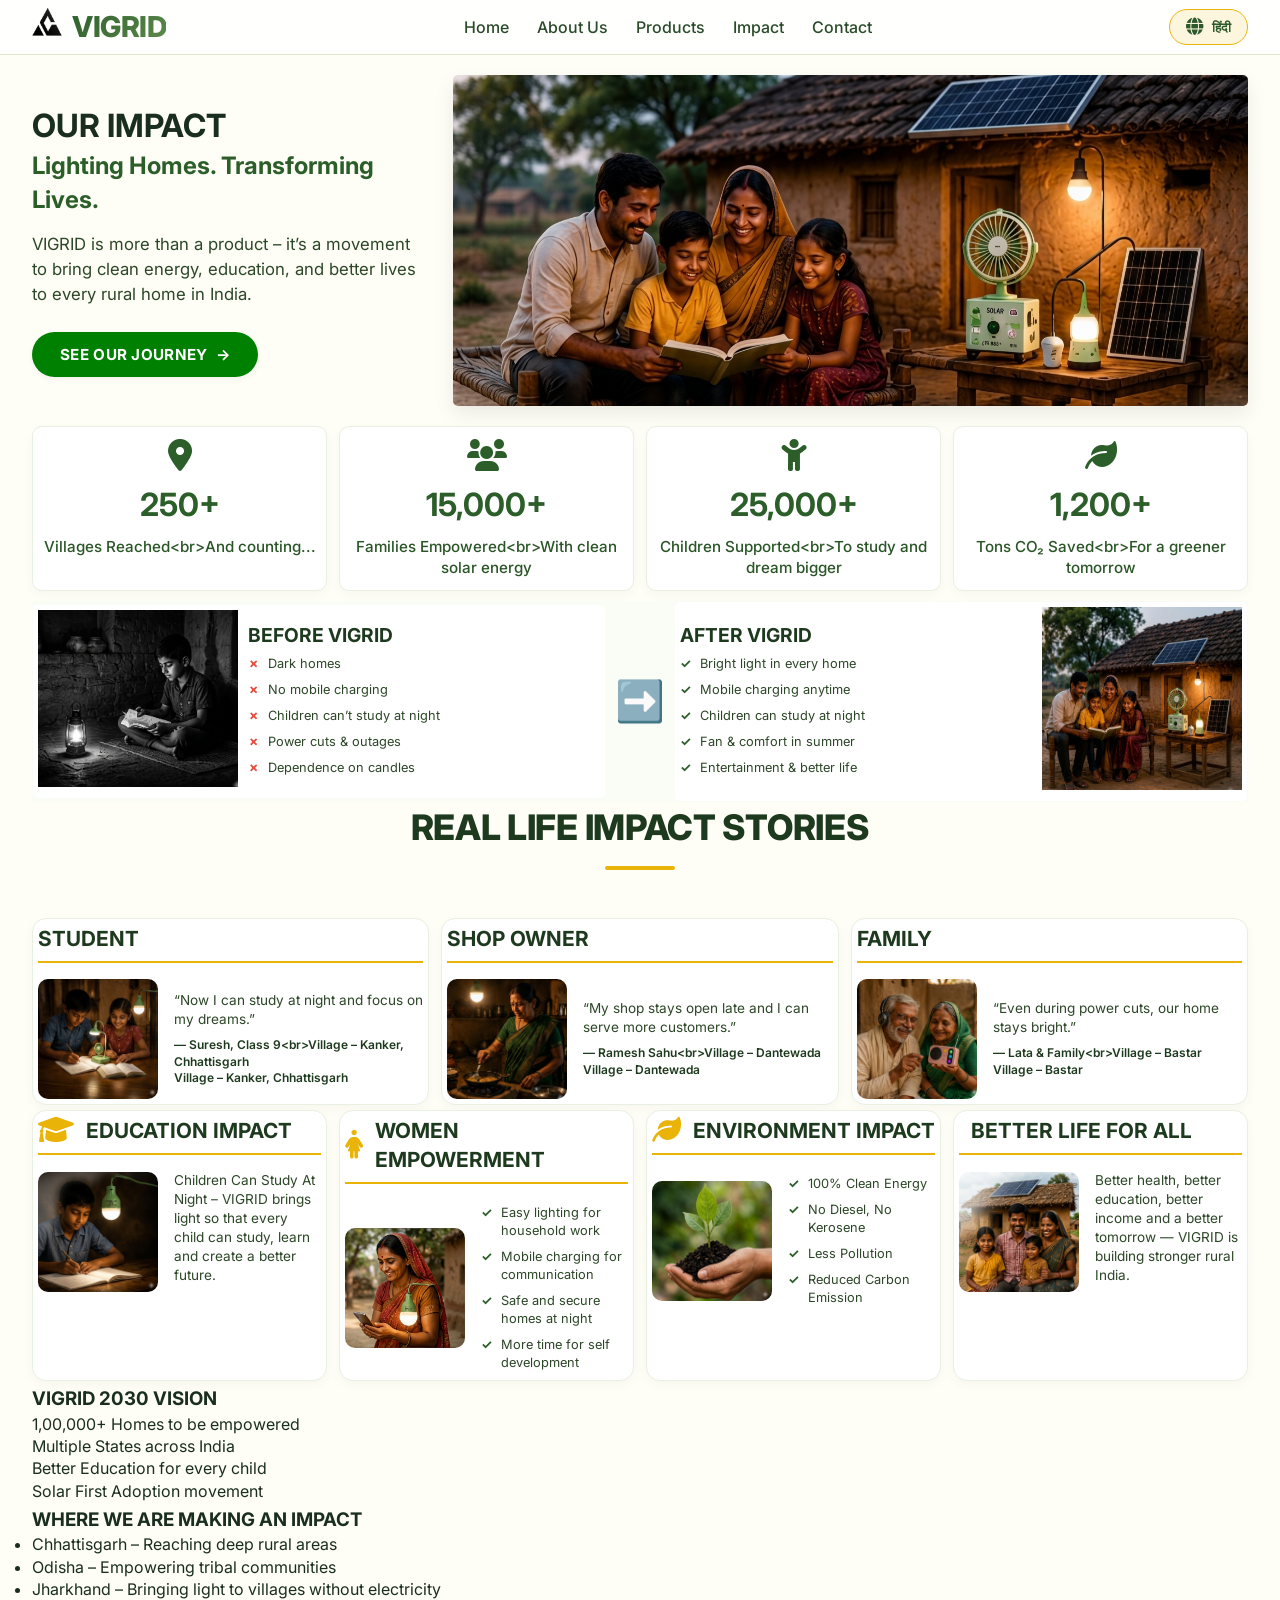
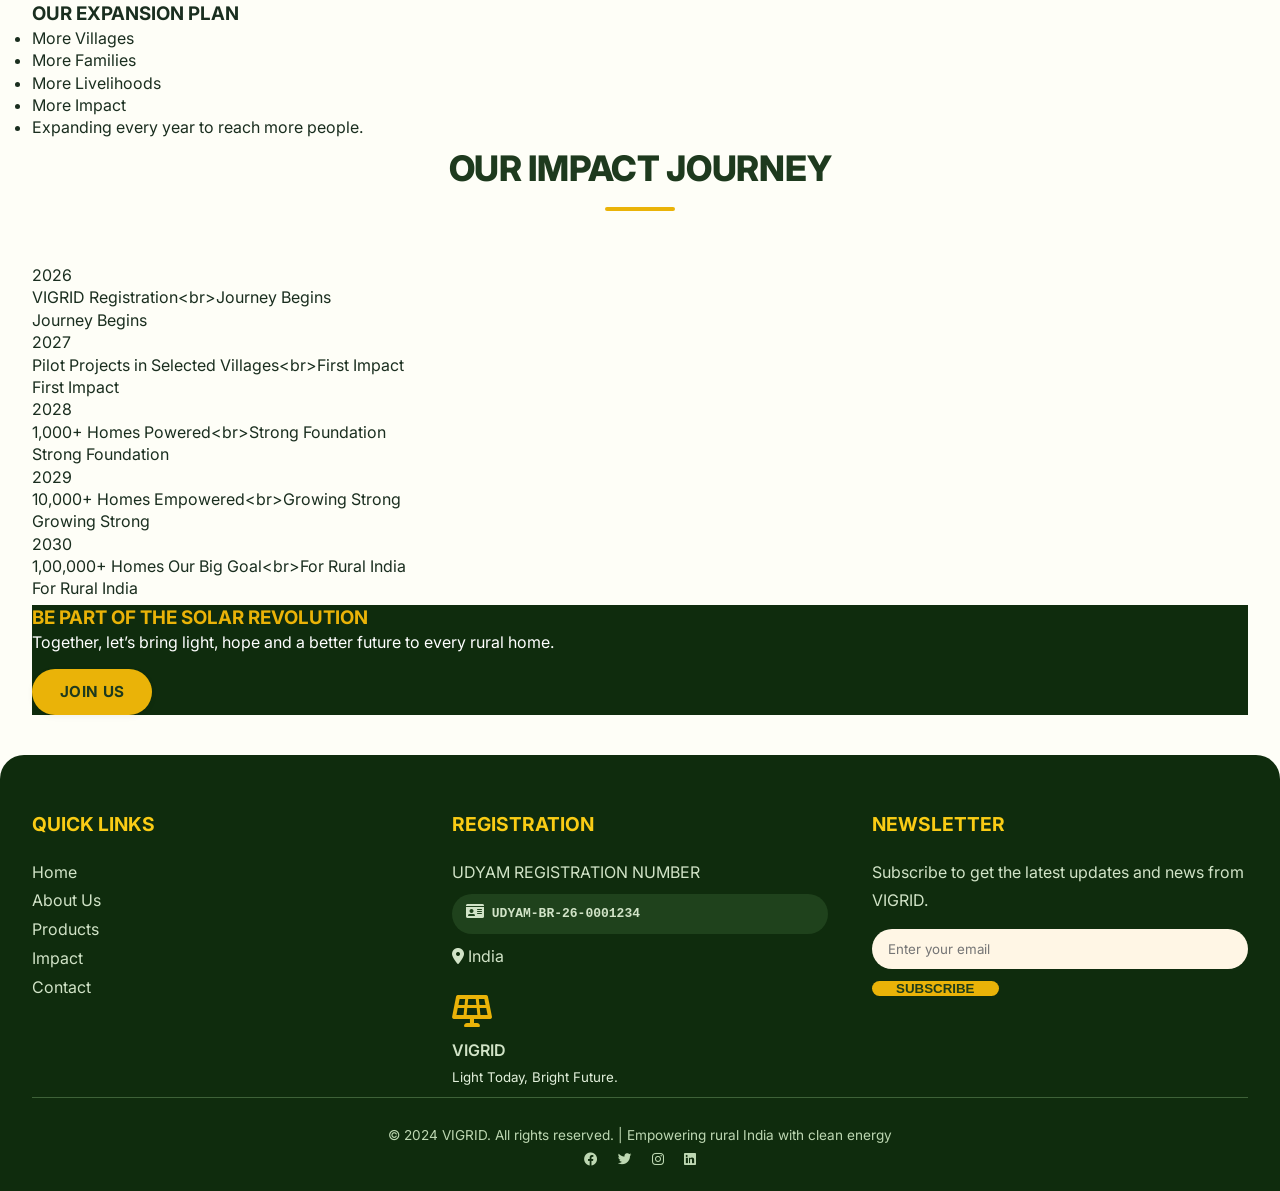
<file: impact.html>
<!DOCTYPE html>
<html lang="en">
<head>
    <meta charset="UTF-8">
    <meta name="viewport" content="width=device-width, initial-scale=1.0, viewport-fit=cover">
    <title>VIGRID | Impact – Lighting Homes, Transforming Lives</title>
    <link rel="preconnect" href="https://fonts.googleapis.com">
    <link rel="preconnect" href="https://fonts.gstatic.com" crossorigin>
    <link href="https://fonts.googleapis.com/css2?family=Inter:opsz,wght@14..32,300;14..32,400;14..32,500;14..32,600;14..32,700;14..32,800&display=swap" rel="stylesheet">
    <link rel="stylesheet" href="https://cdnjs.cloudflare.com/ajax/libs/font-awesome/6.0.0-beta3/css/all.min.css">
    <link rel="stylesheet" href="style.css">
    <style>
        
        
        
/* Impact Hero - Two Columns */
.impact-hero-two-col {
    display: grid;
    grid-template-columns: 1fr 2fr;
    gap: 24px;
    align-items: center;
    padding: 20px 0 10px;
}
.impact-hero-left h3 {
    font-size: 3rem;
    font-weight: 600;
    color: #1e3a1e;
    margin-bottom: 8px;
}
.impact-hero-left .tagline {
    font-size: 1.5rem;
    font-weight: 700;
    color: #2c5e2a;
    margin-bottom: 16px;
}
.impact-hero-left p {
    font-size: 1.05rem;
    color: #2c4727;
    line-height: 1.5;
    margin-bottom: 24px;
}
.impact-hero-right img {
    width: 100%;
    border-radius: 5px;
    box-shadow: 0 8px 20px rgba(0,0,0,0.08);
    display: block;
}
@media (max-width: 800px) {
    .impact-hero-two-col {
        grid-template-columns: 1fr;
        gap: 32px;
        text-align: center;
    }
    .impact-hero-left {
        text-align: center;
    }
}

/* Stats Grid - improved responsive design */
.stats-grid-impact {
    display: grid;
    grid-template-columns: repeat(4, 1fr);
    gap: 12px;
    margin: 10px 0;
}
.stat-card-impact {
    background: white;
    border-radius: 10px;
    padding: 12px 8px;
    text-align: center;
    box-shadow: 0 4px 12px rgba(0,0,0,0.03);
    border: 1px solid #e8f0e2;
    transition: 0.2s;
}
.stat-card-impact:hover {
    transform: translateY(-4px);
    border-color: #eab308;
}
.stat-card-impact i {
    font-size: 2rem;
    color: #2c5e2a;
    margin-bottom: 12px;
}
.stat-number-impact {
    font-size: 2rem;
    font-weight: 700;
    color: #2c5e2a;
    margin-bottom: 8px;
}
.stat-label-impact {
    font-weight: 500;
    font-size: 0.95rem;
    color: #2a5526;
    line-height: 1.4;
}
@media (max-width: 900px) {
    .stats-grid-impact {
        grid-template-columns: repeat(2, 1fr);
        gap: 20px;
    }
}
@media (max-width: 500px) {
    .stats-grid-impact {
        grid-template-columns: 1fr;
        gap: 16px;
    }
}
/* Before vs After - Force one row on desktop */
.before-after-complex {
    display: flex;
    flex-direction: row;
    flex-wrap: nowrap;          /* desktop: no wrap */
    align-items: center;
    justify-content: space-between;
    gap: 10px;
    margin: 1px 0;
    background: #fafdf5;
    border-radius: 2px;
    padding: 1px;
}

.before-wrapper, .after-wrapper {
    display: flex;
    align-items: center;
    gap: 10px;
    flex: 1;
    background: white;
    border-radius: 5px;
    padding: 5px;
    min-width: 0;               /* allows shrinking */
}

.before-image img, .after-image img {
    width: 200px;
    height: auto;
    border-radius: 0px;
    object-fit: cover;
    flex-shrink: 0;
}

.before-description, .after-description {
    flex: 1;
    min-width: 0;
}

.before-box h3, .after-box h3 {
    font-size: 1.2rem;
    font-weight: 700;
    margin-bottom: 2px;
    color: #1e3a1e;
}

.before-box ul, .after-box ul {
    list-style: none;
    padding-left: 0;
    margin: 0;
}

.before-box li, .after-box li {
    padding: 4px 0;
    padding-left: 20px;
    position: relative;
    font-size: 0.8rem;
    color: #2c4727;
}

.before-box li:before {
    content: "✗";
    color: #e74c3c;
    position: absolute;
    left: 0;
    font-weight: bold;
}

.after-box li:before {
    content: "✓";
    color: #2c5e2a;
    position: absolute;
    left: 0;
    font-weight: bold;
}

.middle-arrow {
    font-size: 2.5rem;
    color: #eab308;
    font-weight: bold;
    text-align: center;
    flex-shrink: 0;
    min-width: 50px;
}

/* Tablet & Mobile: stack vertically */
@media (max-width: 900px) {
    .before-after-complex {
        flex-wrap: wrap;
        flex-direction: column;
    }
    .middle-arrow {
        transform: rotate(90deg);
        margin: 10px 0;
    }
    .before-wrapper, .after-wrapper {
        width: 100%;
    }
}

@media (max-width: 600px) {
    .before-wrapper, .after-wrapper {
        flex-direction: column;
        text-align: center;
    }
    .before-image img, .after-image img {
        width: 100px;
        margin-bottom: 10px;
    }
    .before-box li, .after-box li {
        text-align: left;
    }
}

/* Real Life Impact Stories - 7 parts: 3+4 grid */
.stories-grid-seven {
    display: flex;
    flex-direction: column;
    gap: 5px;
    margin: 5px 0;
}

/* Both rows have same flexible wrap behavior */
.story-row {
    display: flex;
    flex-wrap: wrap;
    gap: 12px;
    justify-content: center;
}

/* All cards have same width basis (25% – fits 4 cards, but first row will have 3 cards with empty space) */
.story-row .story-card-seven {
    flex: 1 1 calc(25% - 12px);
    min-width: 220px;
}

.story-card-seven {
    background: white;
    border-radius: 14px;
    padding: 5px;
    border: 1px solid #e8f0e2;
    transition: 0.2s;
    box-shadow: 0 4px 12px rgba(0,0,0,0.03);
}
.story-card-seven:hover {
    transform: translateY(-4px);
    border-color: #eab308;
}
 .story-card-seven i {
    color: #2c5e2a; /* Dark Green */
}
.story-header {
    display: flex;
    align-items: center;
    gap: 12px;
    margin-bottom: 16px;
    border-bottom: 2px solid #eab308;
    padding-bottom: 8px;
}
.story-header i {
    font-size: 1.8rem;
    color: #eab308;
}
.story-header h3 {
    font-size: 1.3rem;
    font-weight: 700;
    margin: 0;
    color: #1e3a1e;
}
.story-body {
    display: flex;
    align-items: center;
    gap: 16px;
}
.story-body img {
    width: 120px;
    height: 120px;
    object-fit: cover;
    border-radius: 10px;
    flex-shrink: 0;
}
.story-desc {
    flex: 1;
}
.story-desc p {
    font-size: 0.85rem;
    line-height: 1.4;
    color: #2c4727;
    margin-bottom: 8px;
}
.story-name {
    font-weight: 600;
    font-size: 0.75rem;
    color: #1e3a1e;
}
.impact-bullet-list {
    list-style: none;
    padding-left: 0;
    margin: 0;
}
.impact-bullet-list li {
    padding: 4px 0 4px 20px;
    position: relative;
    font-size: 0.8rem;
    color: #2c4727;
}
.impact-bullet-list li:before {
    content: "✓";
    color: #2c5e2a;
    position: absolute;
    left: 0;
    font-weight: bold;
}

/* Responsive */
@media (max-width: 900px) {
    .story-row .story-card-seven {
        flex: 1 1 calc(50% - 12px);
    }
}
@media (max-width: 600px) {
    .story-row .story-card-seven {
        flex: 1 1 100%;
    }
    .story-body {
        flex-direction: column;
        text-align: center;
    }
    .story-body img {
        width: 100px;
        height: 100px;
        margin-bottom: 10px;
    }
}
    


        
    </style>
</head>
<body>

<header class="site-header">
    <div class="container header-inner">
        <div class="logo">
            <div class="logo-section">
                <img src="logo.png" alt="VIGRID Logo" class="logo-image">
            </div>
            <span>VIGRID</span>
        </div>
        <button class="menu-toggle" id="menuToggle" aria-label="Toggle navigation">
            <i class="fas fa-bars"></i>
        </button>
        <div class="nav-links" id="navLinks">
            <a href="index.html" data-i18n="nav_home">Home</a>
            <a href="about.html" data-i18n="nav_about">About Us</a>
            <a href="products.html" data-i18n="nav_products">Products</a>
            <a href="impact.html" class="active" data-i18n="nav_impact">Impact</a>
            <a href="contact.html" data-i18n="nav_contact">Contact</a>
            <div class="mobile-lang-switch" id="mobileLangSwitch">
                <i class="fas fa-globe"></i>
                <span id="mobileLangText">हिंदी</span>
            </div>
        </div>
        <button id="langToggleBtn" class="lang-switch desktop-only" aria-label="Switch Language">
            <i class="fas fa-globe"></i>
            <span id="langToggleText">हिंदी</span>
        </button>
    </div>
</header>

<main>
    <div class="container">
        <!-- Impact Hero -->
        
<!-- Impact Hero - Two Columns -->
<div class="impact-hero-two-col">
    <div class="impact-hero-left">
        <h1 data-i18n="impact_heading">OUR IMPACT</h1>
        <div class="tagline" data-i18n="impact_tagline">Lighting Homes. Transforming Lives.</div>
        <p data-i18n="impact_desc">VIGRID is more than a product – it’s a movement to bring clean energy, education, and better lives to every rural home in India.</p>
        <a href="#" class="btn-primary" id="seeJourneyBtn"><span data-i18n="see_journey">SEE OUR JOURNEY</span> →</a>
    </div>
    <div class="impact-hero-right">
        <img src="impact-hero.png" alt="VIGRID Impact" class="impact-hero-img">
    </div>
</div>
        
        <!-- Stats Grid -->
<div class="stats-grid-impact">
    <div class="stat-card-impact">
        <i class="fas fa-map-marker-alt"></i>
        <div class="stat-number-impact">250+</div>
        <div class="stat-label-impact" data-i18n="stat_villages">Villages Reached And counting...</div>
    </div>
    <div class="stat-card-impact">
        <i class="fas fa-users"></i>
        <div class="stat-number-impact">15,000+</div>
        <div class="stat-label-impact" data-i18n="stat_families">Families Empowered With clean solar energy</div>
    </div>
    <div class="stat-card-impact">
        <i class="fas fa-child"></i>
        <div class="stat-number-impact">25,000+</div>
        <div class="stat-label-impact" data-i18n="stat_children">Children Supported To study and dream bigger</div>
    </div>
    <div class="stat-card-impact">
        <i class="fas fa-leaf"></i>
        <div class="stat-number-impact">1,200+</div>
        <div class="stat-label-impact" data-i18n="stat_co2">Tons CO₂ Saved For a greener tomorrow</div>
    </div>
</div>

        <!-- Before vs After - One Row Left + Arrow + Right -->
<div class="before-after-complex">
    <!-- Left Part: Before (image + description) -->
    <div class="before-wrapper">
        <div class="before-image">
            <img src="img1.png" alt="Before VIGRID">
        </div>
        <div class="before-description">
            <div class="before-box">
                <h3 data-i18n="before_title">BEFORE VIGRID</h3>
                <ul>
                    <li data-i18n="before1">Dark homes</li>
                    <li data-i18n="before2">No mobile charging</li>
                    <li data-i18n="before3">Children can’t study at night</li>
                    <li data-i18n="before4">Power cuts & outages</li>
                    <li data-i18n="before5">Dependence on candles</li>
                </ul>
            </div>
        </div>
    </div>

    <!-- Arrow in the middle -->
    <div class="middle-arrow">➡️</div>

    <!-- Right Part: After (description + image) -->
    <div class="after-wrapper">
        <div class="after-description">
            <div class="after-box">
                <h3 data-i18n="after_title">AFTER VIGRID</h3>
                <ul>
                    <li data-i18n="after1">Bright light in every home</li>
                    <li data-i18n="after2">Mobile charging anytime</li>
                    <li data-i18n="after3">Children can study at night</li>
                    <li data-i18n="after4">Fan & comfort in summer</li>
                    <li data-i18n="after5">Entertainment & better life</li>
                </ul>
            </div>
        </div>
        <div class="after-image">
            <img src="img2.png" alt="After VIGRID">
        </div>
    </div>
</div>


        
<!-- Real Life Impact Stories - 7 parts (3+4) -->
<h3 class="section-title" data-i18n="stories_title">REAL LIFE IMPACT STORIES</h3>
<div class="stories-grid-seven">
    <div class="story-row">
        <!-- Row 1: 3 stories -->
        <div class="story-card-seven">
            <div class="story-header">
                <h3 data-i18n="story1_title">STUDENT</h3>
            </div>
            <div class="story-body">
                <img src="image1.png" alt="Student Story">
                <div class="story-desc">
                    <p data-i18n="story1_quote">“Now I can study at night and focus on my dreams.”</p>
                    <div class="story-name" data-i18n="story1_name">— Suresh, Class 9<br>Village – Kanker, Chhattisgarh</div>
                </div>
            </div>
        </div>
        <div class="story-card-seven">
            <div class="story-header">
                
                <h3 data-i18n="story2_title">SHOP OWNER</h3>
            </div>
            <div class="story-body">
                <img src="image2.png" alt="Shop Owner Story">
                <div class="story-desc">
                    <p data-i18n="story2_quote">“My shop stays open late and I can serve more customers.”</p>
                    <div class="story-name" data-i18n="story2_name">— Ramesh Sahu<br>Village – Dantewada</div>
                </div>
            </div>
        </div>
        <div class="story-card-seven">
            <div class="story-header">
                <h3 data-i18n="story3_title">FAMILY</h3>
            </div>
            <div class="story-body">
                <img src="image3.png" alt="Family Story">
                <div class="story-desc">
                    <p data-i18n="story3_quote">“Even during power cuts, our home stays bright.”</p>
                    <div class="story-name" data-i18n="story3_name">— Lata & Family<br>Village – Bastar</div>
                </div>
            </div>
        </div>
    </div>
    <div class="story-row">
    <!-- EDUCATION IMPACT -->
    <div class="story-card-seven">
        <div class="story-header">
            
            <i class="fas fa-graduation-cap"></i>
            <h3 data-i18n="story4_title">EDUCATION IMPACT</h3>
        </div>
        <div class="story-body">
            <img src="image4.png" alt="Education Impact">
            <div class="story-desc">
                <p data-i18n="education_desc">Children Can Study At Night – VIGRID brings light so that every child can study, learn and create a better future.</p>
            </div>
        </div>
    </div>

    <!-- WOMEN EMPOWERMENT -->
    <div class="story-card-seven">
        <div class="story-header">
          <i class="fas fa-female"></i>
            <h3 data-i18n="story5_title">WOMEN EMPOWERMENT</h3>
        </div>
        <div class="story-body">
            <img src="image5.png" alt="Women Empowerment">
            <div class="story-desc">
                <ul class="impact-bullet-list">
                    <li data-i18n="women1">Easy lighting for household work</li>
                    <li data-i18n="women2">Mobile charging for communication</li>
                    <li data-i18n="women3">Safe and secure homes at night</li>
                    <li data-i18n="women4">More time for self development</li>
                </ul>
            </div>
        </div>
    </div>

    <!-- ENVIRONMENT IMPACT -->
    <div class="story-card-seven">
        <div class="story-header">
            <i class="fas fa-leaf"></i>
            <h3 data-i18n="story6_title">ENVIRONMENT IMPACT</h3>
        </div>
        <div class="story-body">
            <img src="image6.png" alt="Environment Impact">
            <div class="story-desc">
                <ul class="impact-bullet-list">
                    <li data-i18n="env1">100% Clean Energy</li>
                    <li data-i18n="env2">No Diesel, No Kerosene</li>
                    <li data-i18n="env3">Less Pollution</li>
                    <li data-i18n="env4">Reduced Carbon Emission</li>
                </ul>
            </div>
        </div>
    </div>

    <!-- BETTER LIFE FOR ALL -->
    <div class="story-card-seven">
        <div class="story-header">
            <i class="fas fa-people-group"></i>
            <h3 data-i18n="story7_title">BETTER LIFE FOR ALL</h3>
        </div>
        <div class="story-body">
            <img src="image7.png" alt="Better Life">
            <div class="story-desc">
                <p data-i18n="better_life_desc">Better health, better education, better income and a better tomorrow — VIGRID is building stronger rural India.</p>
            </div>
        </div>
    </div>
</div>

        <!-- VIGRID 2030 Vision -->
        <div class="vision-box">
            <h3 data-i18n="vision_title">VIGRID 2030 VISION</h3>
            <div class="vision-stats">
                <div class="vision-item" data-i18n="vision1">1,00,000+ Homes to be empowered</div>
                <div class="vision-item" data-i18n="vision2">Multiple States across India</div>
                <div class="vision-item" data-i18n="vision3">Better Education for every child</div>
                <div class="vision-item" data-i18n="vision4">Solar First Adoption movement</div>
            </div>
        </div>

        <!-- Where We Are Making an Impact + Expansion Plan -->
        <div class="two-col-impact">
            <div class="impact-list">
                <h3 data-i18n="where_title">WHERE WE ARE MAKING AN IMPACT</h3>
                <ul>
                    <li data-i18n="where1">Chhattisgarh – Reaching deep rural areas</li>
                    <li data-i18n="where2">Odisha – Empowering tribal communities</li>
                    <li data-i18n="where3">Jharkhand – Bringing light to villages without electricity</li>
                </ul>
            </div>
            <div class="impact-list">
                <h3 data-i18n="expansion_title">OUR EXPANSION PLAN</h3>
                <ul>
                    <li data-i18n="exp1">More Villages</li>
                    <li data-i18n="exp2">More Families</li>
                    <li data-i18n="exp3">More Livelihoods</li>
                    <li data-i18n="exp4">More Impact</li>
                    <li data-i18n="exp5">Expanding every year to reach more people.</li>
                </ul>
            </div>
        </div>

        <!-- Impact Journey Timeline -->
        <h2 class="section-title" data-i18n="journey_title">OUR IMPACT JOURNEY</h2>
        <div class="timeline">
            <div class="timeline-year"><div class="year">2026</div><div data-i18n="journey1">VIGRID Registration<br>Journey Begins</div></div>
            <div class="timeline-year"><div class="year">2027</div><div data-i18n="journey2">Pilot Projects in Selected Villages<br>First Impact</div></div>
            <div class="timeline-year"><div class="year">2028</div><div data-i18n="journey3">1,000+ Homes Powered<br>Strong Foundation</div></div>
            <div class="timeline-year"><div class="year">2029</div><div data-i18n="journey4">10,000+ Homes Empowered<br>Growing Strong</div></div>
            <div class="timeline-year"><div class="year">2030</div><div data-i18n="journey5">1,00,000+ Homes Our Big Goal<br>For Rural India</div></div>
        </div>

        <!-- Be Part of the Solar Revolution -->
        <div class="impact-single" style="background: #0f2c0d; color: white;">
            <h3 style="color: #eab308;" data-i18n="revolution_title">BE PART OF THE SOLAR REVOLUTION</h3>
            <p data-i18n="revolution_desc">Together, let’s bring light, hope and a better future to every rural home.</p>
            <a href="#" class="btn-primary" id="joinRevolutionBtn" style="background: #eab308; color: #1e3a1e; margin-top: 16px;"><span data-i18n="join_btn">JOIN US</span></a>
        </div>
    </div>
</main>

<!-- FOOTER (similar to other pages) -->
<footer>
    <div class="container">
        <div class="footer-grid">
            <div class="footer-col">
                <h4 data-i18n="footer_quick">QUICK LINKS</h4>
                <a href="index.html" data-i18n="footer_home">Home</a>
                <a href="about.html" data-i18n="footer_about">About Us</a>
                <a href="products.html" data-i18n="footer_products">Products</a>
                <a href="impact.html" data-i18n="footer_impact">Impact</a>
                <a href="contact.html" data-i18n="footer_contact">Contact</a>
            </div>
            <div class="footer-col">
                <h4 data-i18n="footer_reg">REGISTRATION</h4>
                <p data-i18n="footer_reg_label">UDYAM REGISTRATION NUMBER</p>
                <p class="reg-number"><i class="fas fa-id-card"></i> UDYAM-BR-26-0001234</p>
                <p><i class="fas fa-map-marker-alt"></i> India</p>
                <div style="margin-top: 24px;">
                    <i class="fas fa-solar-panel" style="font-size: 2rem; color: #eab308;"></i>
                    <p style="margin-top: 8px; font-weight: 600;">VIGRID</p>
                    <small data-i18n="footer_tagline">Light Today, Bright Future.</small>
                </div>
            </div>
            <div class="footer-col">
                <h4 data-i18n="footer_newsletter">NEWSLETTER</h4>
                <p data-i18n="newsletter_desc">Subscribe to get the latest updates and news from VIGRID.</p>
                <div class="newsletter-form">
                    <input type="email" id="footerNewsEmail" placeholder="Enter your email">
                    <button id="footerNewsBtn" data-i18n="subscribe_btn">SUBSCRIBE</button>
                </div>
                <p id="footerNewsFeedback" style="margin-top: 12px; font-size: 0.8rem;"></p>
            </div>
        </div>
        <div class="copyright">
            <p data-i18n="copyright_text">© 2024 VIGRID. All rights reserved. | Empowering rural India with clean energy</p>
            <div style="margin-top: 8px; display: flex; justify-content: center; gap: 20px;">
                <i class="fab fa-facebook"></i>
                <i class="fab fa-twitter"></i>
                <i class="fab fa-instagram"></i>
                <i class="fab fa-linkedin"></i>
            </div>
        </div>
    </div>
</footer>
    
    
    <script>
    // Translations for Impact page (English + Hindi)
    const impactTranslations = {
        en: {
            nav_home: "Home", nav_about: "About Us", nav_products: "Products", nav_impact: "Impact", nav_contact: "Contact",
            impact_heading: "OUR IMPACT", impact_tagline: "Lighting Homes. Transforming Lives.",
            impact_desc: "VIGRID is more than a product – it’s a movement to bring clean energy, education, and better lives to every rural home in India.",
            see_journey: "SEE OUR JOURNEY",
            stat_villages: "Villages Reached<br>And counting...", stat_families: "Families Empowered<br>With clean solar energy",
            stat_children: "Children Supported<br>To study and dream bigger", stat_co2: "Tons CO₂ Saved<br>For a greener tomorrow",
            before_title: "BEFORE VIGRID", after_title: "AFTER VIGRID",
            before1: "Dark homes", before2: "No mobile charging", before3: "Children can’t study at night", before4: "Power cuts & outages", before5: "Dependence on candles",
            after1: "Bright light in every home", after2: "Mobile charging anytime", after3: "Children can study at night", after4: "Fan & comfort in summer", after5: "Entertainment & better life",
            stories_title: "REAL LIFE IMPACT STORIES",
            // First row (3 stories)
            story1_title: "STUDENT", story1_quote: "“Now I can study at night and focus on my dreams.”", story1_name: "— Suresh, Class 9<br>Village – Kanker, Chhattisgarh",
            story2_title: "SHOP OWNER", story2_quote: "“My shop stays open late and I can serve more customers.”", story2_name: "— Ramesh Sahu<br>Village – Dantewada",
            story3_title: "FAMILY", story3_quote: "“Even during power cuts, our home stays bright.”", story3_name: "— Lata & Family<br>Village – Bastar",
            // Second row (4 stories)
            story4_title: "EDUCATION IMPACT", education_desc: "Children Can Study At Night – VIGRID brings light so that every child can study, learn and create a better future.",
            story5_title: "WOMEN EMPOWERMENT",
            women1: "Easy lighting for household work", women2: "Mobile charging for communication", women3: "Safe and secure homes at night", women4: "More time for self development",
            story6_title: "ENVIRONMENT IMPACT",
            env1: "100% Clean Energy", env2: "No Diesel, No Kerosene", env3: "Less Pollution", env4: "Reduced Carbon Emission",
            story7_title: "BETTER LIFE FOR ALL", better_life_desc: "Better health, better education, better income and a better tomorrow — VIGRID is building stronger rural India.",
            // Other sections
            vision_title: "VIGRID 2030 VISION", vision1: "1,00,000+ Homes to be empowered", vision2: "Multiple States across India", vision3: "Better Education for every child", vision4: "Solar First Adoption movement",
            where_title: "WHERE WE ARE MAKING AN IMPACT", where1: "Chhattisgarh – Reaching deep rural areas", where2: "Odisha – Empowering tribal communities", where3: "Jharkhand – Bringing light to villages without electricity",
            expansion_title: "OUR EXPANSION PLAN", exp1: "More Villages", exp2: "More Families", exp3: "More Livelihoods", exp4: "More Impact", exp5: "Expanding every year to reach more people.",
            journey_title: "OUR IMPACT JOURNEY", journey1: "VIGRID Registration<br>Journey Begins", journey2: "Pilot Projects in Selected Villages<br>First Impact", journey3: "1,000+ Homes Powered<br>Strong Foundation", journey4: "10,000+ Homes Empowered<br>Growing Strong", journey5: "1,00,000+ Homes Our Big Goal<br>For Rural India",
            revolution_title: "BE PART OF THE SOLAR REVOLUTION", revolution_desc: "Together, let’s bring light, hope and a better future to every rural home.", join_btn: "JOIN US",
            footer_quick: "QUICK LINKS", footer_home: "Home", footer_about: "About Us", footer_products: "Products", footer_impact: "Impact", footer_contact: "Contact",
            footer_reg: "REGISTRATION", footer_reg_label: "UDYAM REGISTRATION NUMBER", footer_tagline: "Light Today, Bright Future.",
            footer_newsletter: "NEWSLETTER", newsletter_desc: "Subscribe to get the latest updates and news from VIGRID.",
            subscribe_btn: "SUBSCRIBE", copyright_text: "© 2024 VIGRID. All rights reserved. | Empowering rural India with clean energy"
        },
        hi: {
            nav_home: "होम", nav_about: "हमारे बारे में", nav_products: "उत्पाद", nav_impact: "प्रभाव", nav_contact: "संपर्क करें",
            impact_heading: "हमारा प्रभाव", impact_tagline: "घरों को रोशन करना। जीवन बदलना।",
            impact_desc: "विग्रिड सिर्फ एक उत्पाद नहीं है – यह एक आंदोलन है जो हर ग्रामीण घर में स्वच्छ ऊर्जा, शिक्षा और बेहतर जीवन लाने के लिए है।",
            see_journey: "हमारी यात्रा देखें",
            stat_villages: "गाँव पहुँचे<br>और बढ़ते जा रहे", stat_families: "परिवार सशक्त<br>स्वच्छ सौर ऊर्जा से",
            stat_children: "बच्चे समर्थित<br>पढ़ाई और बड़े सपने देखने के लिए", stat_co2: "टन CO₂ बचत<br>हरित भविष्य के लिए",
            before_title: "विग्रिड से पहले", after_title: "विग्रिड के बाद",
            before1: "अंधेरे घर", before2: "मोबाइल चार्जिंग नहीं", before3: "बच्चे रात में पढ़ नहीं सकते", before4: "बिजली कटौती", before5: "मोमबत्तियों पर निर्भरता",
            after1: "हर घर में रोशनी", after2: "कभी भी मोबाइल चार्जिंग", after3: "बच्चे रात में पढ़ सकते हैं", after4: "गर्मी में पंखा और आराम", after5: "मनोरंजन और बेहतर जीवन",
            stories_title: "वास्तविक जीवन प्रभाव कहानियाँ",
            story1_title: "छात्र", story1_quote: "“अब मैं रात में पढ़ सकता हूँ और अपने सपनों पर ध्यान केंद्रित कर सकता हूँ।”", story1_name: "— सुरेश, कक्षा 9<br>गाँव – कांकेर, छत्तीसगढ़",
            story2_title: "दुकानदार", story2_quote: "“मेरी दुकान देर तक खुली रहती है और मैं अधिक ग्राहकों को सेवा दे सकता हूँ।”", story2_name: "— रमेश साहू<br>गाँव – दंतेवाड़ा",
            story3_title: "परिवार", story3_quote: "“बिजली कटौती के दौरान भी, हमारा घर रोशन रहता है।”", story3_name: "— लता और परिवार<br>गाँव – बस्तर",
            story4_title: "शिक्षा प्रभाव", education_desc: "बच्चे रात में पढ़ सकते हैं – विग्रिड रोशनी लाता है ताकि हर बच्चा पढ़ सके, सीख सके और बेहतर भविष्य बना सके।",
            story5_title: "महिला सशक्तिकरण",
            women1: "घरेलू कामों के लिए आसान रोशनी", women2: "संचार के लिए मोबाइल चार्जिंग", women3: "रात में सुरक्षित घर", women4: "आत्म विकास के लिए अधिक समय",
            story6_title: "पर्यावरण प्रभाव",
            env1: "100% स्वच्छ ऊर्जा", env2: "न डीजल, न मिट्टी का तेल", env3: "कम प्रदूषण", env4: "कम कार्बन उत्सर्जन",
            story7_title: "सभी के लिए बेहतर जीवन", better_life_desc: "बेहतर स्वास्थ्य, बेहतर शिक्षा, बेहतर आय और एक बेहतर कल — विग्रिड मजबूत ग्रामीण भारत का निर्माण कर रहा है।",
            vision_title: "विग्रिड 2030 विजन", vision1: "1,00,000+ घर सशक्त होंगे", vision2: "भारत भर के कई राज्य", vision3: "हर बच्चे के लिए बेहतर शिक्षा", vision4: "सोलर फर्स्ट अपनाने का आंदोलन",
            where_title: "हम कहाँ प्रभाव बना रहे हैं", where1: "छत्तीसगढ़ – गहरे ग्रामीण क्षेत्रों तक पहुँच", where2: "ओडिशा – जनजातीय समुदायों को सशक्त बनाना", where3: "झारखंड – बिना बिजली वाले गाँवों में रोशनी लाना",
            expansion_title: "हमारी विस्तार योजना", exp1: "अधिक गाँव", exp2: "अधिक परिवार", exp3: "अधिक आजीविका", exp4: "अधिक प्रभाव", exp5: "हर साल अधिक लोगों तक पहुँचने के लिए विस्तार।",
            journey_title: "हमारी प्रभाव यात्रा", journey1: "विग्रिड पंजीकरण<br>यात्रा शुरू", journey2: "चयनित गाँवों में पायलट परियोजनाएँ<br>पहला प्रभाव", journey3: "1,000+ घर सशक्त<br>मजबूत नींव", journey4: "10,000+ घर सशक्त<br>बढ़ती ताकत", journey5: "1,00,000+ घर हमारा बड़ा लक्ष्य<br>ग्रामीण भारत के लिए",
            revolution_title: "सौर क्रांति का हिस्सा बनें", revolution_desc: "आइए, मिलकर हर ग्रामीण घर में रोशनी, आशा और बेहतर भविष्य लाएँ।", join_btn: "हमसे जुड़ें",
            footer_quick: "त्वरित लिंक", footer_home: "होम", footer_about: "हमारे बारे में", footer_products: "उत्पाद", footer_impact: "प्रभाव", footer_contact: "संपर्क करें",
            footer_reg: "पंजीकरण", footer_reg_label: "उद्यम पंजीकरण संख्या", footer_tagline: "आज रोशनी, उज्ज्वल भविष्य।",
            footer_newsletter: "न्यूज़लेटर", newsletter_desc: "विग्रिड से नवीनतम अपडेट और समाचार प्राप्त करने के लिए सदस्यता लें।",
            subscribe_btn: "सदस्यता लें", copyright_text: "© 2024 विग्रिड. सर्वाधिकार सुरक्षित। | स्वच्छ ऊर्जा से ग्रामीण भारत को सशक्त बनाना"
        }
    };

    let currentLang = 'en';
    function updateImpactPage(lang) {
        document.querySelectorAll('[data-i18n]').forEach(el => {
            const key = el.getAttribute('data-i18n');
            if (impactTranslations[lang] && impactTranslations[lang][key]) {
                if (el.children.length === 0 || el.tagName === 'BUTTON' || el.tagName === 'INPUT') {
                    el.textContent = impactTranslations[lang][key];
                } else {
                    const textNode = Array.from(el.childNodes).find(n => n.nodeType === 3);
                    if (textNode) textNode.textContent = impactTranslations[lang][key];
                    else if (el.tagName === 'LI' || el.tagName === 'DIV') el.innerHTML = impactTranslations[lang][key];
                }
            }
        });
        document.getElementById('langToggleText').innerText = lang === 'en' ? 'हिंदी' : 'English';
        document.getElementById('mobileLangText').innerText = lang === 'en' ? 'हिंदी' : 'English';
        document.querySelectorAll('#footerNewsEmail, .newsletter-form input').forEach(inp => inp.placeholder = lang === 'en' ? 'Enter your email' : 'अपना ईमेल दर्ज करें');
    }

    function toggleLang() {
        currentLang = currentLang === 'en' ? 'hi' : 'en';
        updateImpactPage(currentLang);
        localStorage.setItem('vigrid_lang_impact', currentLang);
    }

    document.addEventListener('DOMContentLoaded', () => {
        const saved = localStorage.getItem('vigrid_lang_impact');
        if (saved && (saved === 'en' || saved === 'hi')) currentLang = saved;
        updateImpactPage(currentLang);
        document.getElementById('langToggleBtn')?.addEventListener('click', toggleLang);
        document.getElementById('mobileLangSwitch')?.addEventListener('click', toggleLang);
        const menuToggle = document.getElementById('menuToggle');
        const navLinks = document.getElementById('navLinks');
        if (menuToggle && navLinks) {
            menuToggle.addEventListener('click', (e) => {
                e.stopPropagation();
                navLinks.classList.toggle('active');
                const icon = menuToggle.querySelector('i');
                if (icon) {
                    if (navLinks.classList.contains('active')) {
                        icon.classList.remove('fa-bars');
                        icon.classList.add('fa-times');
                    } else {
                        icon.classList.remove('fa-times');
                        icon.classList.add('fa-bars');
                    }
                }
            });
            document.addEventListener('click', (event) => {
                if (navLinks.classList.contains('active') && !navLinks.contains(event.target) && !menuToggle.contains(event.target)) {
                    navLinks.classList.remove('active');
                    const icon = menuToggle.querySelector('i');
                    if (icon) {
                        icon.classList.remove('fa-times');
                        icon.classList.add('fa-bars');
                    }
                }
            });
            navLinks.querySelectorAll('a, .mobile-lang-switch').forEach(link => {
                link.addEventListener('click', () => {
                    navLinks.classList.remove('active');
                    const icon = menuToggle.querySelector('i');
                    if (icon) {
                        icon.classList.remove('fa-times');
                        icon.classList.add('fa-bars');
                    }
                });
            });
        }
        document.getElementById('seeJourneyBtn')?.addEventListener('click', (e) => {
            e.preventDefault();
            alert(currentLang === 'en' ? '📖 Discover our journey of bringing light to rural India!' : '📖 ग्रामीण भारत में रोशनी लाने की हमारी यात्रा देखें!');
        });
        document.getElementById('joinRevolutionBtn')?.addEventListener('click', (e) => {
            e.preventDefault();
            alert(currentLang === 'en' ? '🤝 Join VIGRID movement – contact us at info@vigrid.com' : '🤝 विग्रिड आंदोलन से जुड़ें – हमसे संपर्क करें info@vigrid.com');
        });
        const footerBtn = document.getElementById('footerNewsBtn');
        const footerEmail = document.getElementById('footerNewsEmail');
        const footerFeed = document.getElementById('footerNewsFeedback');
        if (footerBtn && footerEmail) {
            footerBtn.addEventListener('click', (e) => {
                e.preventDefault();
                const email = footerEmail.value.trim();
                if (!email || !/^[^\s@]+@([^\s@.,]+\.)+[^\s@.,]{2,}$/.test(email)) {
                    footerFeed.innerHTML = '<span style="color:#ffcc80;">⚠️ Valid email required</span>';
                    return;
                }
                footerFeed.innerHTML = '<span style="color:#c8e6b5;">✅ Subscribed!</span>';
                footerEmail.value = '';
                setTimeout(() => footerFeed.innerHTML = '', 3000);
            });
        }
        document.querySelectorAll('.copyright i').forEach(icon => {
            icon.style.cursor = 'pointer';
            icon.addEventListener('click', () => alert('🌍 ' + (currentLang === 'en' ? 'Connect with VIGRID on social media!' : 'सोशल मीडिया पर विग्रिड से जुड़ें!')));
        });
    });
</script>
    
              

</body>
</html>
</file>
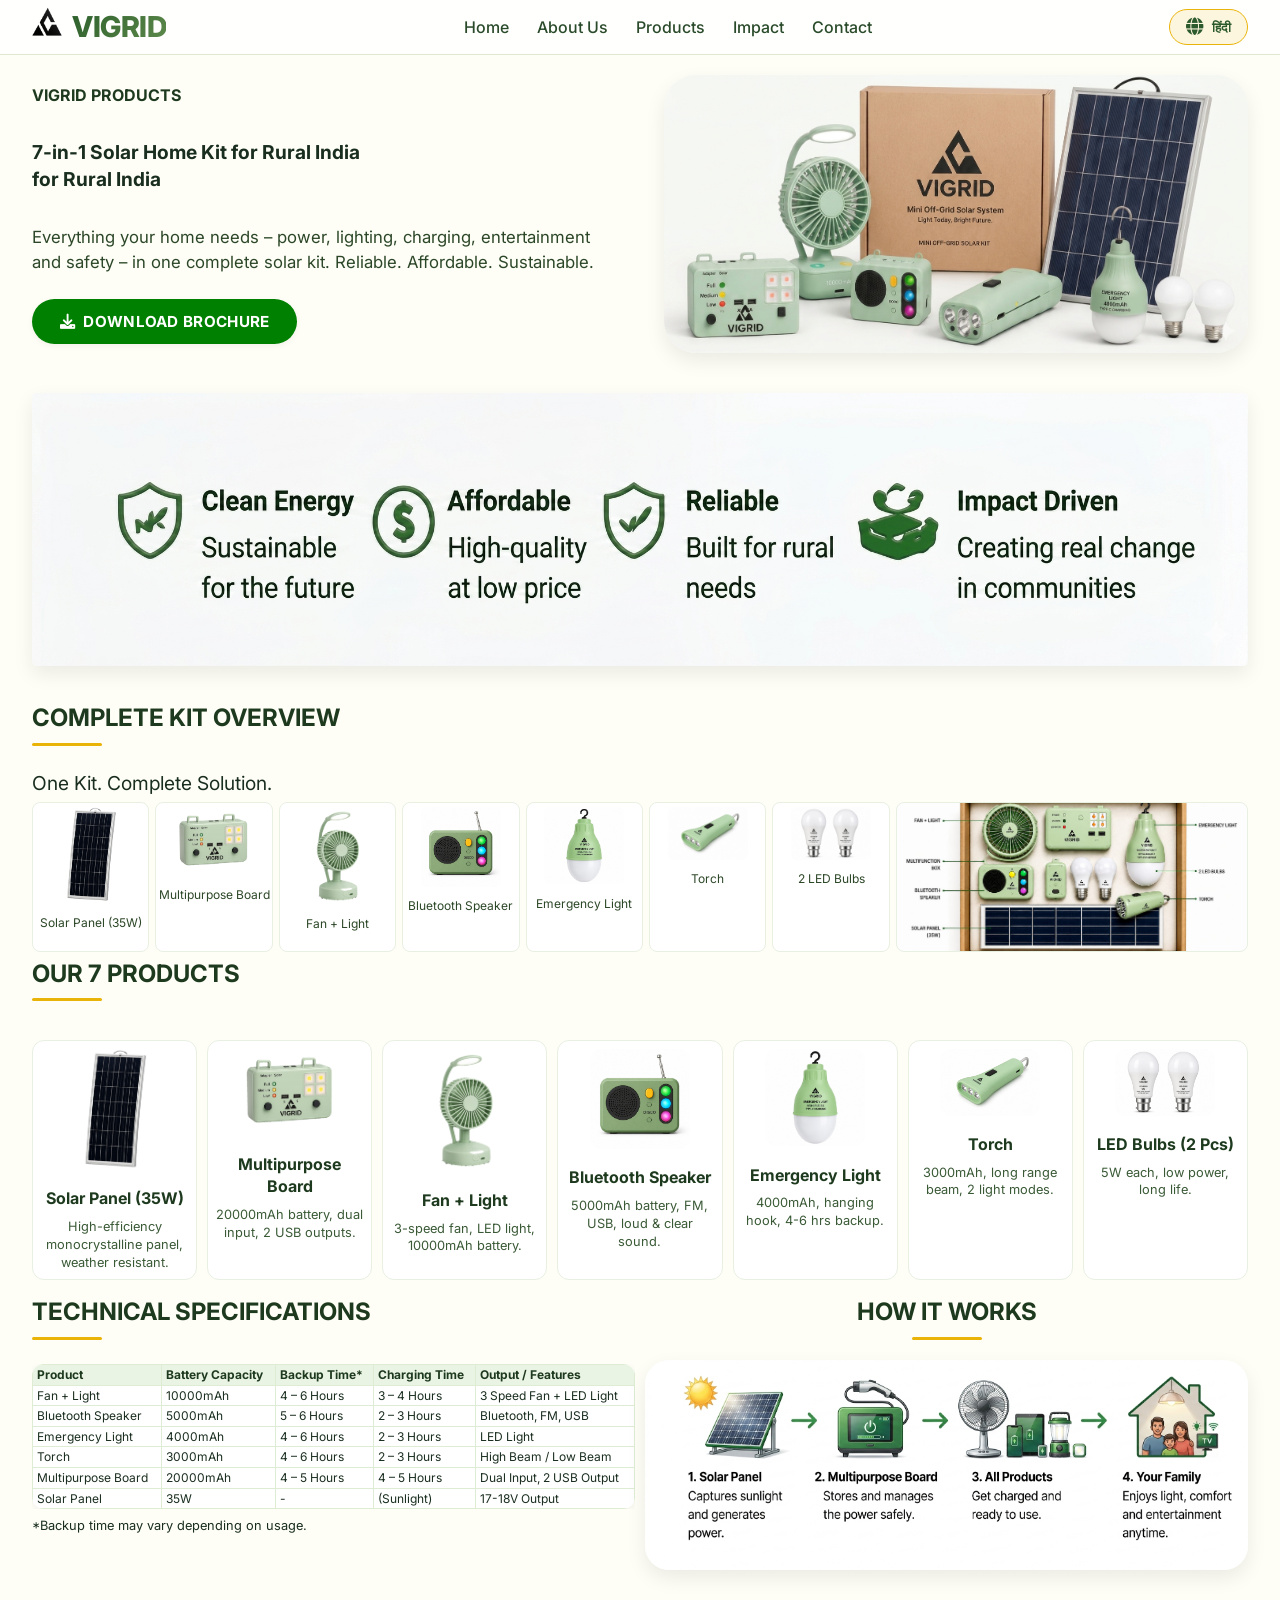
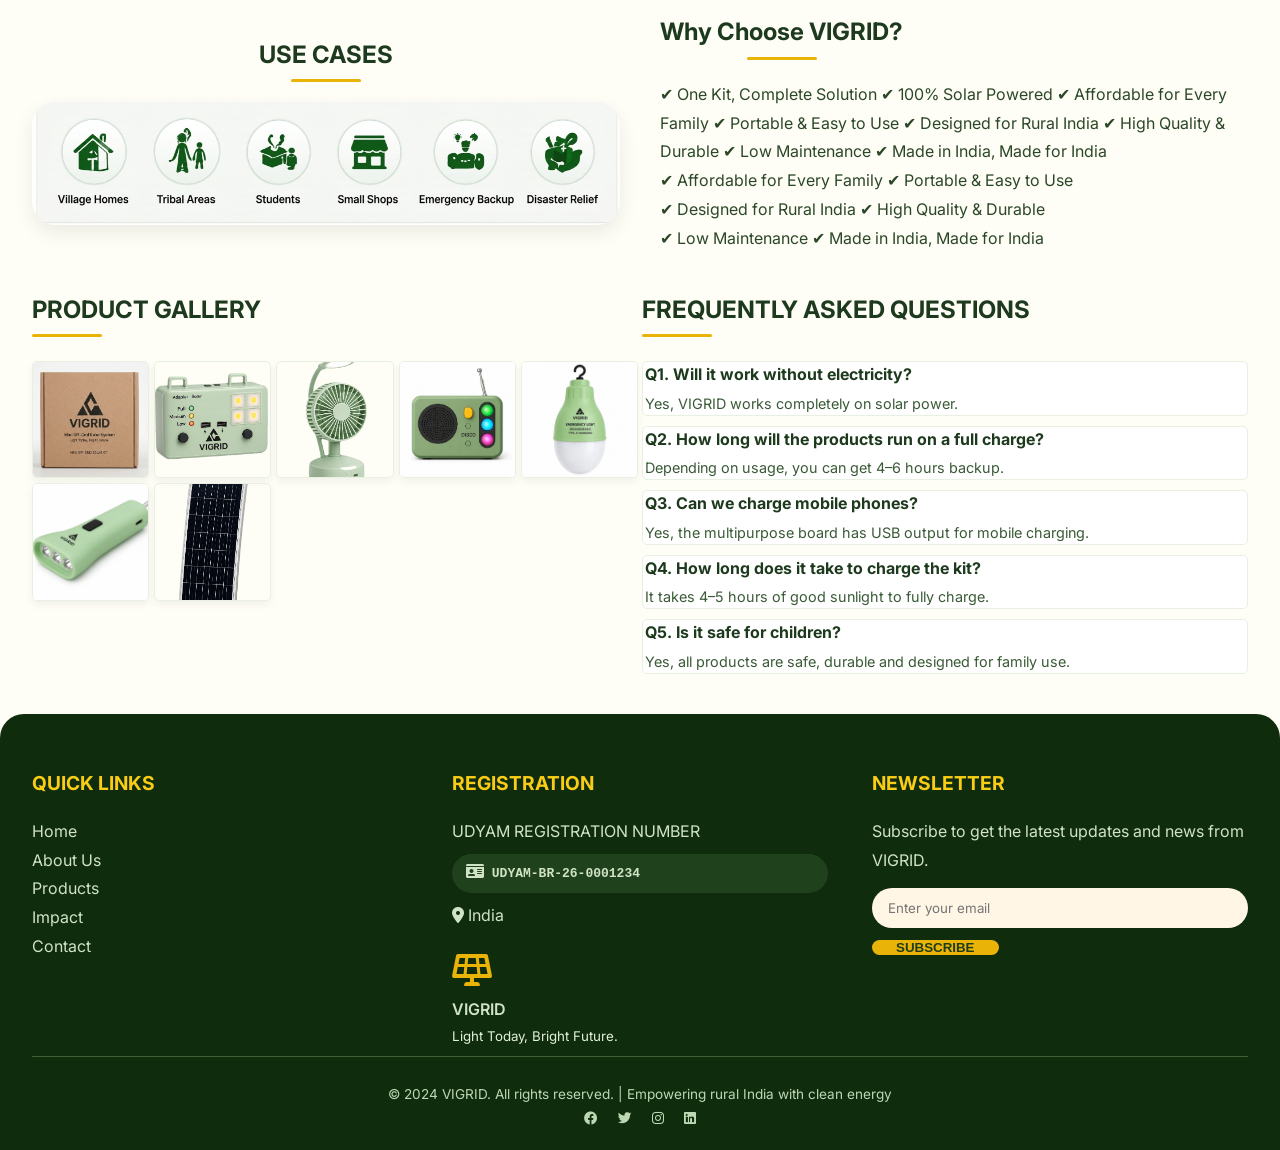
<file: products.html>
<!DOCTYPE html>
<html lang="en">
<head>
    <meta charset="UTF-8">
    <meta name="viewport" content="width=device-width, initial-scale=1.0, viewport-fit=cover">
    <title>VIGRID | Products – 7-in-1 Solar Home Kit</title>
    <link rel="preconnect" href="https://fonts.googleapis.com">
    <link rel="preconnect" href="https://fonts.gstatic.com" crossorigin>
    <link href="https://fonts.googleapis.com/css2?family=Inter:opsz,wght@14..32,300;14..32,400;14..32,500;14..32,600;14..32,700;14..32,800&display=swap" rel="stylesheet">
    <link rel="stylesheet" href="https://cdnjs.cloudflare.com/ajax/libs/font-awesome/6.0.0-beta3/css/all.min.css">
    <link rel="stylesheet" href="style.css">
    <style>
        /* Products page specific styles */
        .products-hero {
            padding: 20px 0 10px;
        }
        .hero-two-columns {
            display: grid;
            grid-template-columns: 1fr 1fr;
            gap: 48px;
            align-items: center;
        }
        .hero-content-left {
            text-align: left;
        }
        .hero-content-left h3 {
            color: #1e3a1e;
            font-size: 1rem;
            font-weight: 700;
            margin-bottom: 16px;
        }
        .kit-badge-large {
            padding: 16px 0px;
            font-weight: 700;
            font-size: 1.2rem;
            margin: 16px 0;
        }
        .kit-description {
            font-size: 1.05rem;
            color: #2c4727;
            line-height: 1.5;
            margin-bottom: 24px;
        }
        .btn-group {
            display: flex;
            gap: 16px;
            flex-wrap: wrap;
        }
        .hero-image-right img {
            width: 100%;
            border-radius: 32px;
            box-shadow: 0 8px 20px rgba(0,0,0,0.08);
            display: block;
        }
        @media (max-width: 800px) {
            .hero-two-columns {
                grid-template-columns: 1fr;
                gap: 32px;
                text-align: center;
            }
            .hero-content-left {
                text-align: center;
            }
            .btn-group {
                justify-content: center;
            }
        }

        /* Features highlight single image */
        .features-highlight-single {
            text-align: center;
            margin: 30px 0;
        }
        .features-image {
            max-width: 100%;
            height: auto;
            border-radius: 5px;
            box-shadow: 0 8px 20px rgba(0,0,0,0.08);
        }

        /* Complete Kit Overview - clean grid (last part 3x larger) */

        .kit-parts-container {
            display: grid;
            grid-template-columns: repeat(7, 1fr) 3fr;
            gap: 6px;
            margin: 5px 0;
            overflow-x: auto;
            align-items: stretch;
        }
        .kit-part {
            background: white;
            border-radius: 8px;
            padding: 4px 2px;
            text-align: center;
            border: 1px solid #e8f0e2;
            transition: 0.2s;
        }
        .kit-part:hover {
            transform: translateY(-4px);
            border-color: #eab308;
        }
        .kit-part img {
            width: 80%;
            max-width: 80px;
            height: auto;
            margin-bottom: 6px;
            border-radius: 6px;
        }
        .kit-part p {
            font-size: 0.75rem;
            color: #2c4727;
            line-height: 1.3;
            margin: 0;
        }

    /* 8th part: background image covers full cell */

.kit-part:last-child {
    background-image: url('kitboxEng.jpg');
    background-size: cover;          /* covers whole area */
    background-position: center;
    background-repeat: no-repeat;
    display: flex;
    flex-direction: column;
    justify-content: flex-end;       /* push text to bottom if needed */
    align-items: center;
    min-height: 150px;      
    padding :5px 0px;
    /* adjust as needed */
}
/* Hide the <img> inside the last part so only background shows */
.kit-part:last-child img {
    display: none;
}
/* Optional: style the text to be readable over the image */
.kit-part:last-child p {
    background: rgba(0,0,0,0.6);
    color: white;
    padding: 4px 8px;
    border-radius: 8px;
    width: 90%;
    text-align: center;
    margin: 10px auto;
}
        @media (max-width: 900px) {
            .kit-parts-container {
                gap: 8px;
            }
            .kit-part img {
                max-width: 60px;
            }
            .kit-part p {
                font-size: 0.65rem;
            }
        }
        @media (max-width: 600px) {
            .kit-parts-container {
                gap: 6px;
            }
            .kit-part {
                padding: 4px 2px;
            }
        }

        /* OUR 7 PRODUCTS grid */
        .seven-products-grid {
            display: grid;
            grid-template-columns: repeat(7, 1fr);
            gap: 10px;
            margin: 15px 0;
        }
        .product-seven-item {
            background: white;
            border-radius: 12px;
            padding: 8px 6px;
            text-align: center;
            border: 1px solid #e8f0e2;
            transition: 0.2s;
        }
        .product-seven-item:hover {
            transform: translateY(-4px);
            border-color: #eab308;
        }
        .product-seven-item img {
            width: 100%;
            max-width: 100px;
            height: auto;
            margin-bottom: 12px;
            border-radius: 12px;
        }
        .product-seven-item h3 {
            font-size: 1rem;
            font-weight: 700;
            margin-bottom: 8px;
            color: #1e3a1e;
        }
        .product-seven-item p {
            font-size: 0.8rem;
            color: #3a5a36;
            line-height: 1.4;
        }
        @media (max-width: 1000px) {
            .seven-products-grid {
                grid-template-columns: repeat(4, 1fr);
                gap: 16px;
            }
        }
        @media (max-width: 700px) {
            .seven-products-grid {
                grid-template-columns: repeat(2, 1fr);
                gap: 12px;
            }
        }
        @media (max-width: 480px) {
            .seven-products-grid {
                grid-template-columns: 1fr;
            }
        }

        /* Combined Technical Specifications + How It Works */
        .combined-spec-how {
            display: grid;
            grid-template-columns: 1fr 1fr;
            gap: 10px;
            align-items: start;
            margin: 5px 0;
        }
        .spec-left {
            overflow-x: auto;
            overflow-y: auto;
            max-height: 500px;
        }
        .spec-table {
            width: 100%;
            border-collapse: collapse;
            background: white;
            border-radius: 12px;
            overflow: hidden;
            box-shadow: 0 2px 8px rgba(0,0,0,0.05);
            font-size: 0.75rem;
        }
        .spec-table th, .spec-table td {
            border: 1px solid #ddecd2;
            padding: 2px 4px;
            text-align: left;
            line-height: 1.3;
        }
        .spec-table th {
            background: #eaf4e4;
            font-weight: 700;
            color: #1e3a1e;
        }
        .how-right {
            text-align: center;
        }
        .how-works-heading {
            font-size: 1.5rem;
            font-weight: 700;
            color: #1e3a1e;
            margin-bottom: 20px;
            position: relative;
            display: inline-block;
        }
        .how-works-heading:after {
            content: '';
            display: block;
            width: 70px;
            height: 3px;
            background: #eab308;
            margin: 8px auto 0;
            border-radius: 4px;
        }
        .howitworks-img {
            max-width: 100%;
            border-radius: 24px;
            box-shadow: 0 8px 20px rgba(0,0,0,0.08);
            max-height: 400px;
            object-fit: contain;
        }
        @media (max-width: 800px) {
            .combined-spec-how {
                grid-template-columns: 1fr;
                gap: 30px;
            }
            .how-right {
                order: 2;
            }
            .spec-left {
                max-height: none;
            }
        }

        /* Use Cases Section */
        .usecases-section {
            display: grid;
            grid-template-columns: 1fr 1fr;
            gap: 40px;
            align-items: center;
            margin: 40px 0;
        }
        .usecase-left {
            text-align: center;
        }
        .usecase-heading {
            font-size: 1.5rem;
            font-weight: 700;
            color: #1e3a1e;
            margin-bottom: 20px;
            position: relative;
            display: inline-block;
        }
        .usecase-heading:after {
            content: '';
            display: block;
            width: 70px;
            height: 3px;
            background: #eab308;
            margin: 8px auto 0;
            border-radius: 4px;
        }
        .usecase-img {
            max-width: 100%;
            border-radius: 24px;
            box-shadow: 0 8px 20px rgba(0,0,0,0.08);
        }
        .whychoose-list {
            font-size: 1rem;
            line-height: 1.8;
            color: #2c4727;
        }
        @media (max-width: 800px) {
            .usecases-section {
                grid-template-columns: 1fr;
                gap: 30px;
                text-align: center;
            }
            .usecase-left {
                order: 1;
            }
            .usecase-right {
                order: 2;
                text-align: left;
            }
        }

        /* Product Gallery + FAQ Section */
        .product-faq-section {
            display: grid;
            grid-template-columns: 1fr 1fr;
            gap: 4px;
            margin: 10px 0;
            align-items: start;
        }
        .section-heading {
            font-size: 1.5rem;
            font-weight: 700;
            color: #1e3a1e;
            margin-bottom: 24px;
            position: relative;
            display: inline-block;
        }
        .section-heading:after {
            content: '';
            display: block;
            width: 70px;
            height: 3px;
            background: #eab308;
            margin-top: 8px;
            border-radius: 4px;
        }
        .gallery-grid {
            display: grid;
            grid-template-columns: repeat(auto-fit, minmax(100px, 1fr));
            gap: 5px;
        }
        .gallery-grid img {
            width: 100%;
            aspect-ratio: 1 / 1;
            object-fit: cover;
            border-radius: 5px;
            box-shadow: 0 4px 8px rgba(0,0,0,0.05);
            transition: 0.2s;
            border: 1px solid #e8f0e2;
        }
        .gallery-grid img:hover {
            transform: scale(1.02);
            border-color: #eab308;
        }
        .faq-list {
            display: flex;
            flex-direction: column;
            gap: 10px;
        }
        .faq-item {
            background: white;
            border-radius: 5px;
            padding: 1px 2px;
            border: 1px solid #e8f0e2;
            transition: 0.2s;
        }
        .faq-item:hover {
            border-color: #eab308;
        }
        .faq-question {
            font-weight: 700;
            font-size: 1rem;
            color: #1e3a1e;
            margin-bottom: 8px;
            cursor: pointer;
        }
        .faq-answer {
            font-size: 0.9rem;
            color: #3a5a36;
            line-height: 1.4;
        }
        @media (max-width: 800px) {
            .product-faq-section {
                grid-template-columns: 1fr;
                gap: 40px;
            }
            .gallery-grid {
                grid-template-columns: repeat(2, 1fr);
            }
        }
        @media (max-width: 500px) {
            .gallery-grid {
                grid-template-columns: repeat(2, 1fr);
            }
        }
    </style>
</head>
<body>

<header class="site-header">
    <div class="container header-inner">
        <div class="logo">
            <div class="logo-section">
                <img src="logo.png" alt="VIGRID Logo" class="logo-image">
            </div>
            <span>VIGRID</span>
        </div>
        <button class="menu-toggle" id="menuToggle" aria-label="Toggle navigation">
            <i class="fas fa-bars"></i>
        </button>
        <div class="nav-links" id="navLinks">
            <a href="index.html" data-i18n="nav_home">Home</a>
            <a href="about.html" data-i18n="nav_about">About Us</a>
            <a href="products.html" data-i18n="nav_products">Products</a>
            <a href="impact.html" class="active" data-i18n="nav_impact">Impact</a>
            <a href="contact.html" data-i18n="nav_contact">Contact</a>
            <div class="mobile-lang-switch" id="mobileLangSwitch">
                <i class="fas fa-globe"></i>
                <span id="mobileLangText">हिंदी</span>
            </div>
        </div>
        <button id="langToggleBtn" class="lang-switch desktop-only" aria-label="Switch Language">
            <i class="fas fa-globe"></i>
            <span id="langToggleText">हिंदी</span>
        </button>
    </div>
</header>

<main>
    <div class="container">
        <!-- Products Hero -->
        <div class="products-hero">
            <div class="hero-two-columns">
                <div class="hero-content-left">
                    <h3 data-i18n="products_heading">VIGRID PRODUCTS</h3>
                    <div class="kit-badge-large" data-i18n="kit_badge_large">7-in-1 Solar Home Kit <br> for Rural India</div>
                    <p class="kit-description" data-i18n="products_desc">Everything your home needs – power, lighting, charging, entertainment and safety – in one complete solar kit. Reliable. Affordable. Sustainable.</p>
                    <div class="btn-group">
                        <a href="#" class="btn-primary" id="downloadBrochureBtn"><i class="fas fa-download"></i> <span data-i18n="download_brochure">DOWNLOAD BROCHURE</span></a>
                    </div>
                </div>
                <div class="hero-image-right">
                    <img src="kits.jpg" alt="VIGRID Solar Home Kit" class="hero-kit-image">
                </div>
            </div>
        </div>

        <!-- Features Highlight Section - Single Image -->
        <div class="features-highlight-single">
            <img src="features.jpg" alt="VIGRID Features" class="features-image">
        </div>

        <!-- Complete Kit Overview - 8 Parts -->
        <div>
            <h2 class="section-heading" data-i18n="complete_kit_title">COMPLETE KIT OVERVIEW</h2>
            <p style="font-size: 1.2rem; margin-bottom: 5px;" data-i18n="one_kit_solution">One Kit. Complete Solution.</p>
            <div class="kit-parts-container">
                <div class="kit-part">
                    <img src="solar.png" alt="Solar Panel">
                    <p data-i18n="kit_desc1">Solar Panel (35W)</p>
                </div>
                <div class="kit-part">
                    <img src="radio.png" alt="Multipurpose Board">
                    <p data-i18n="kit_desc2">Multipurpose Board</p>
                </div>
                <div class="kit-part">
                    <img src="fan.png" alt="Fan + Light">
                    <p data-i18n="kit_desc3">Fan + Light</p>
                </div>
                <div class="kit-part">
                    <img src="sound.jpg" alt="Bluetooth Speaker">
                    <p data-i18n="kit_desc4">Bluetooth Speaker</p>
                </div>
                <div class="kit-part">
                    <img src="bulb.jpg" alt="Emergency Light">
                    <p data-i18n="kit_desc5">Emergency Light</p>
                </div>
                <div class="kit-part">
                    <img src="torch.jpg" alt="Torch">
                    <p data-i18n="kit_desc6">Torch</p>
                </div>
                <div class="kit-part">
                    <img src="twoBulb.jpg" alt="LED Bulbs">
                    <p data-i18n="kit_desc7">2 LED Bulbs</p>
                </div>
                <div class="kit-part">
                    <img src="kitboxEng.jpg" alt="Complete Kit Box">
                    
        <!-- <p data-i18n="kit_desc8">Complete 7-in-1 Solar Home Kit</p>
        -->
                </div>
            </div>
        </div>

        <!-- OUR 7 PRODUCTS -->
        <div>
            <h2 class="section-heading" data-i18n="our_7_products_title">OUR 7 PRODUCTS</h2>
            <div class="seven-products-grid">
                <div class="product-seven-item">
                    <img src="solar.png" alt="Solar Panel">
                    <h3 data-i18n="prod7_name1">Solar Panel (35W)</h3>
                    <p data-i18n="prod7_desc1">High-efficiency monocrystalline panel, weather resistant.</p>
                </div>
                <div class="product-seven-item">
                    <img src="radio.png" alt="Multipurpose Board">
                    <h3 data-i18n="prod7_name2">Multipurpose Board</h3>
                    <p data-i18n="prod7_desc2">20000mAh battery, dual input, 2 USB outputs.</p>
                </div>
                <div class="product-seven-item">
                    <img src="fan.png" alt="Fan + Light">
                    <h3 data-i18n="prod7_name3">Fan + Light</h3>
                    <p data-i18n="prod7_desc3">3-speed fan, LED light, 10000mAh battery.</p>
                </div>
                <div class="product-seven-item">
                    <img src="sound.jpg" alt="Bluetooth Speaker">
                    <h3 data-i18n="prod7_name4">Bluetooth Speaker</h3>
                    <p data-i18n="prod7_desc4">5000mAh battery, FM, USB, loud & clear sound.</p>
                </div>
                <div class="product-seven-item">
                    <img src="bulb.jpg" alt="Emergency Light">
                    <h3 data-i18n="prod7_name5">Emergency Light</h3>
                    <p data-i18n="prod7_desc5">4000mAh, hanging hook, 4-6 hrs backup.</p>
                </div>
                <div class="product-seven-item">
                    <img src="torch.jpg" alt="Torch">
                    <h3 data-i18n="prod7_name6">Torch</h3>
                    <p data-i18n="prod7_desc6">3000mAh, long range beam, 2 light modes.</p>
                </div>
                <div class="product-seven-item">
                    <img src="twoBulb.jpg" alt="LED Bulbs">
                    <h3 data-i18n="prod7_name7">LED Bulbs (2 Pcs)</h3>
                    <p data-i18n="prod7_desc7">5W each, low power, long life.</p>
                </div>
            </div>
        </div>

        <!-- Technical Specifications + How It Works -->
        <div class="combined-spec-how">
            <div class="spec-left">
                <h2 class="section-heading" data-i18n="tech_spec_title">TECHNICAL SPECIFICATIONS</h2>
                <div style="overflow-x: auto;">
                    <table class="spec-table">
                        <thead>
                            <tr><th data-i18n="table_product">Product</th><th data-i18n="table_battery">Battery Capacity</th><th data-i18n="table_backup">Backup Time*</th><th data-i18n="table_charging">Charging Time</th><th data-i18n="table_features">Output / Features</th></tr>
                        </thead>
                        <tbody>
                            <tr><td data-i18n="table_row1_prod">Fan + Light</td><td>10000mAh</td><td>4 – 6 Hours</td><td>3 – 4 Hours</td><td data-i18n="table_row1_feat">3 Speed Fan + LED Light</td></tr>
                            <tr><td data-i18n="table_row2_prod">Bluetooth Speaker</td><td>5000mAh</td><td>5 – 6 Hours</td><td>2 – 3 Hours</td><td data-i18n="table_row2_feat">Bluetooth, FM, USB</td></tr>
                            <tr><td data-i18n="table_row3_prod">Emergency Light</td><td>4000mAh</td><td>4 – 6 Hours</td><td>2 – 3 Hours</td><td data-i18n="table_row3_feat">LED Light</td></tr>
                            <tr><td data-i18n="table_row4_prod">Torch</td><td>3000mAh</td><td>4 – 6 Hours</td><td>2 – 3 Hours</td><td data-i18n="table_row4_feat">High Beam / Low Beam</td></tr>
                            <tr><td data-i18n="table_row5_prod">Multipurpose Board</td><td>20000mAh</td><td>4 – 5 Hours</td><td>4 – 5 Hours</td><td data-i18n="table_row5_feat">Dual Input, 2 USB Output</td></tr>
                            <tr><td data-i18n="table_row6_prod">Solar Panel</td><td>35W</td><td>-</td><td data-i18n="table_row6_charging">(Sunlight)</td><td data-i18n="table_row6_feat">17-18V Output</td></tr>
                        </tbody>
                    </table>
                </div>
                <p style="font-size: 0.8rem; margin-top: 8px;" data-i18n="backup_note">*Backup time may vary depending on usage.</p>
            </div>
            <div class="how-right">
                <h2 class="how-works-heading" data-i18n="how_it_works_title">HOW IT WORKS</h2>
                <img src="howitworks.jpg" alt="How VIGRID Solar Kit Works" class="howitworks-img">
            </div>
        </div>

        <!-- Use Cases Section -->
        <div class="usecases-section">
            <div class="usecase-left">
                <h2 class="usecase-heading" data-i18n="usecase_title">USE CASES</h2>
                <img src="usecase.png" alt="VIGRID Use Cases" class="usecase-img">
            </div>
            <div class="usecase-right">
                <h2 class="usecase-heading" data-i18n="whychoose_title">WHY CHOOSE VIGRID?</h2>
                <div class="whychoose-list" data-i18n="whychoose_text">
                    ✔ One Kit, Complete Solution
                    ✔ 100% Solar Powered<br>
                    ✔ Affordable for Every Family
                    ✔ Portable & Easy to Use<br>
                    ✔ Designed for Rural India
                    ✔ High Quality & Durable<br>
                    ✔ Low Maintenance
                    ✔ Made in India, Made for India
                </div>
            </div>
        </div>

        <!-- Product Gallery + FAQ -->
        <div class="product-faq-section">
            <div class="gallery-left">
                <h2 class="section-heading" data-i18n="product_gallery_title">PRODUCT GALLERY</h2>
                <div class="gallery-grid">
                    <img src="kitbox.png" alt="Product 1">
                    <img src="radio.png" alt="Product 2">
                    <img src="fan.png" alt="Product 3">
                    <img src="sound.jpg" alt="Product 4">
                    <img src="bulb.jpg" alt="Product 5">
                    <img src="torch.jpg" alt="Product 6">
                    <img src="solar.png" alt="Product 7">
                </div>
            </div>
            <div class="faq-right">
                <h2 class="section-heading" data-i18n="faq_title">FREQUENTLY ASKED QUESTIONS</h2>
                <div class="faq-list">
                    <div class="faq-item">
                        <div class="faq-question" data-i18n="faq_q1">Q1. Will it work without electricity?</div>
                        <div class="faq-answer" data-i18n="faq_a1">Yes, VIGRID works completely on solar power.</div>
                    </div>
                    <div class="faq-item">
                        <div class="faq-question" data-i18n="faq_q2">Q2. How long will the products run on a full charge?</div>
                        <div class="faq-answer" data-i18n="faq_a2">Depending on usage, you can get 4–6 hours backup.</div>
                    </div>
                    <div class="faq-item">
                        <div class="faq-question" data-i18n="faq_q3">Q3. Can we charge mobile phones?</div>
                        <div class="faq-answer" data-i18n="faq_a3">Yes, the multipurpose board has USB output for mobile charging.</div>
                    </div>
                    <div class="faq-item">
                        <div class="faq-question" data-i18n="faq_q4">Q4. How long does it take to charge the kit?</div>
                        <div class="faq-answer" data-i18n="faq_a4">It takes 4–5 hours of good sunlight to fully charge.</div>
                    </div>
                    <div class="faq-item">
                        <div class="faq-question" data-i18n="faq_q5">Q5. Is it safe for children?</div>
                        <div class="faq-answer" data-i18n="faq_a5">Yes, all products are safe, durable and designed for family use.</div>
                    </div>
                </div>
            </div>
        </div>
    </div>
</main>

<!-- FOOTER -->
<footer>
    <div class="container">
        <div class="footer-grid">
            <div class="footer-col">
                <h4 data-i18n="footer_quick">QUICK LINKS</h4>
                <a href="index.html" data-i18n="footer_home">Home</a>
                <a href="about.html" data-i18n="footer_about">About Us</a>
                <a href="products.html" data-i18n="footer_products">Products</a>
                <a href="#" data-i18n="footer_impact">Impact</a>
                <a href="#" data-i18n="footer_contact">Contact</a>
            </div>
            <div class="footer-col">
                <h4 data-i18n="footer_reg">REGISTRATION</h4>
                <p data-i18n="footer_reg_label">UDYAM REGISTRATION NUMBER</p>
                <p class="reg-number"><i class="fas fa-id-card"></i> UDYAM-BR-26-0001234</p>
                <p><i class="fas fa-map-marker-alt"></i> India</p>
                <div style="margin-top: 24px;">
                    <i class="fas fa-solar-panel" style="font-size: 2rem; color: #eab308;"></i>
                    <p style="margin-top: 8px; font-weight: 600;">VIGRID</p>
                    <small data-i18n="footer_tagline">Light Today, Bright Future.</small>
                </div>
            </div>
            <div class="footer-col">
                <h4 data-i18n="footer_newsletter">NEWSLETTER</h4>
                <p data-i18n="newsletter_desc">Subscribe to get the latest updates and news from VIGRID.</p>
                <div class="newsletter-form">
                    <input type="email" id="footerNewsEmail" placeholder="Enter your email">
                    <button id="footerNewsBtn" data-i18n="subscribe_btn">SUBSCRIBE</button>
                </div>
                <p id="footerNewsFeedback" style="margin-top: 12px; font-size: 0.8rem;"></p>
            </div>
        </div>
        <div class="copyright">
            <p data-i18n="copyright_text">© 2024 VIGRID. All rights reserved. | Empowering rural India with clean energy</p>
            <div style="margin-top: 8px; display: flex; justify-content: center; gap: 20px;">
                <i class="fab fa-facebook"></i>
                <i class="fab fa-twitter"></i>
                <i class="fab fa-instagram"></i>
                <i class="fab fa-linkedin"></i>
            </div>
        </div>
    </div>
</footer>

<script>
    // Translations for Products page (English + Hindi)
    const productsTranslations = {
        en: {
            nav_home: "Home", nav_about: "About Us", nav_products: "Products", nav_contact: "Contact", nav_impact: "Impact",
            products_heading: "VIGRID PRODUCTS", kit_badge_large: "7-in-1 Solar Home Kit for Rural India",
            products_desc: "Everything your home needs – power, lighting, charging, entertainment and safety – in one complete solar kit. Reliable. Affordable. Sustainable.",
            download_brochure: "DOWNLOAD BROCHURE",
            complete_kit_title: "COMPLETE KIT OVERVIEW", one_kit_solution: "One Kit. Complete Solution.",
            kit_desc1: "Solar Panel (35W)", kit_desc2: "Multipurpose Board", kit_desc3: "Fan + Light", kit_desc4: "Bluetooth Speaker",
            kit_desc5: "Emergency Light", kit_desc6: "Torch", kit_desc7: "2 LED Bulbs", kit_desc8: "Complete 7-in-1 Solar Home Kit",
            our_7_products_title: "OUR 7 PRODUCTS",
            prod7_name1: "Solar Panel (35W)", prod7_desc1: "High-efficiency monocrystalline panel, weather resistant.",
            prod7_name2: "Multipurpose Board", prod7_desc2: "20000mAh battery, dual input, 2 USB outputs.",
            prod7_name3: "Fan + Light", prod7_desc3: "3-speed fan, LED light, 10000mAh battery.",
            prod7_name4: "Bluetooth Speaker", prod7_desc4: "5000mAh battery, FM, USB, loud & clear sound.",
            prod7_name5: "Emergency Light", prod7_desc5: "4000mAh, hanging hook, 4-6 hrs backup.",
            prod7_name6: "Torch", prod7_desc6: "3000mAh, long range beam, 2 light modes.",
            prod7_name7: "LED Bulbs (2 Pcs)", prod7_desc7: "5W each, low power, long life.",
            tech_spec_title: "TECHNICAL SPECIFICATIONS",
            table_product: "Product", table_battery: "Battery Capacity", table_backup: "Backup Time*", table_charging: "Charging Time", table_features: "Output / Features",
            table_row1_prod: "Fan + Light", table_row1_feat: "3 Speed Fan + LED Light",
            table_row2_prod: "Bluetooth Speaker", table_row2_feat: "Bluetooth, FM, USB",
            table_row3_prod: "Emergency Light", table_row3_feat: "LED Light",
            table_row4_prod: "Torch", table_row4_feat: "High Beam / Low Beam",
            table_row5_prod: "Multipurpose Board", table_row5_feat: "Dual Input, 2 USB Output",
            table_row6_prod: "Solar Panel", table_row6_feat: "17-18V Output", table_row6_charging: "(Sunlight)",
            backup_note: "*Backup time may vary depending on usage.",
            how_it_works_title: "HOW IT WORKS",
            usecase_title: "USE CASES",
            whychoose_title: "Why Choose VIGRID?",
            whychoose_text: "✔ One Kit, Complete Solution\n✔ 100% Solar Powered\n✔ Affordable for Every Family\n✔ Portable & Easy to Use\n✔ Designed for Rural India\n✔ High Quality & Durable\n✔ Low Maintenance\n✔ Made in India, Made for India",
            product_gallery_title: "PRODUCT GALLERY",
            faq_title: "FREQUENTLY ASKED QUESTIONS",
            faq_q1: "Q1. Will it work without electricity?",
            faq_a1: "Yes, VIGRID works completely on solar power.",
            faq_q2: "Q2. How long will the products run on a full charge?",
            faq_a2: "Depending on usage, you can get 4–6 hours backup.",
            faq_q3: "Q3. Can we charge mobile phones?",
            faq_a3: "Yes, the multipurpose board has USB output for mobile charging.",
            faq_q4: "Q4. How long does it take to charge the kit?",
            faq_a4: "It takes 4–5 hours of good sunlight to fully charge.",
            faq_q5: "Q5. Is it safe for children?",
            faq_a5: "Yes, all products are safe, durable and designed for family use.",
            footer_quick: "QUICK LINKS", footer_home: "Home", footer_about: "About Us", footer_products: "Products", footer_impact: "Impact", footer_contact: "Contact",
            footer_reg: "REGISTRATION", footer_reg_label: "UDYAM REGISTRATION NUMBER", footer_tagline: "Light Today, Bright Future.",
            footer_newsletter: "NEWSLETTER", newsletter_desc: "Subscribe to get the latest updates and news from VIGRID.",
            subscribe_btn: "SUBSCRIBE", copyright_text: "© 2024 VIGRID. All rights reserved. | Empowering rural India with clean energy"
        },
        hi: {
            nav_home: "होम", nav_about: "हमारे बारे में", nav_products: "उत्पाद", nav_contact: "संपर्क करें", nav_impact: "प्रभाव",
            products_heading: "विग्रिड उत्पाद", kit_badge_large: "ग्रामीण भारत के लिए 7-इन-1 सोलर होम किट",
            products_desc: "आपके घर के लिए सब कुछ – बिजली, लाइटिंग, चार्जिंग, मनोरंजन और सुरक्षा – एक पूर्ण सोलर किट में। विश्वसनीय। किफायती। टिकाऊ।",
            download_brochure: "ब्रोशर डाउनलोड करें",
            complete_kit_title: "संपूर्ण किट अवलोकन", one_kit_solution: "एक किट। संपूर्ण समाधान।",
            kit_desc1: "सोलर पैनल (35W)", kit_desc2: "मल्टीपर्पस बोर्ड", kit_desc3: "पंखा + लाइट", kit_desc4: "ब्लूटूथ स्पीकर",
            kit_desc5: "इमरजेंसी लाइट", kit_desc6: "टॉर्च", kit_desc7: "2 एलईडी बल्ब", kit_desc8: "संपूर्ण 7-इन-1 सोलर होम किट",
            our_7_products_title: "हमारे 7 उत्पाद",
            prod7_name1: "सोलर पैनल (35W)", prod7_desc1: "उच्च दक्षता मोनोक्रिस्टलाइन, मौसम प्रतिरोधी।",
            prod7_name2: "मल्टीपर्पस बोर्ड", prod7_desc2: "20000mAh बैटरी, ड्युअल इनपुट, 2 यूएसबी आउटपुट।",
            prod7_name3: "पंखा + लाइट", prod7_desc3: "3 स्पीड पंखा, एलईडी लाइट, 10000mAh बैटरी।",
            prod7_name4: "ब्लूटूथ स्पीकर", prod7_desc4: "5000mAh बैटरी, एफएम, यूएसबी, तेज आवाज।",
            prod7_name5: "इमरजेंसी लाइट", prod7_desc5: "4000mAh, हुक के साथ, 4-6 घंटे बैकअप।",
            prod7_name6: "टॉर्च", prod7_desc6: "3000mAh, लंबी रेंज बीम, 2 लाइट मोड।",
            prod7_name7: "एलईडी बल्ब (2 पीस)", prod7_desc7: "5W प्रत्येक, कम बिजली खपत, लंबा जीवन।",
            tech_spec_title: "तकनीकी विशिष्टताएँ",
            table_product: "उत्पाद", table_battery: "बैटरी क्षमता", table_backup: "बैकअप समय*", table_charging: "चार्जिंग समय", table_features: "आउटपुट / विशेषताएँ",
            table_row1_prod: "पंखा + लाइट", table_row1_feat: "3 स्पीड पंखा + एलईडी लाइट",
            table_row2_prod: "ब्लूटूथ स्पीकर", table_row2_feat: "ब्लूटूथ, एफएम, यूएसबी",
            table_row3_prod: "इमरजेंसी लाइट", table_row3_feat: "एलईडी लाइट",
            table_row4_prod: "टॉर्च", table_row4_feat: "हाई बीम / लो बीम",
            table_row5_prod: "मल्टीपर्पस बोर्ड", table_row5_feat: "ड्युअल इनपुट, 2 यूएसबी आउटपुट",
            table_row6_prod: "सोलर पैनल", table_row6_feat: "17-18V आउटपुट", table_row6_charging: "(सूर्य प्रकाश)",
            backup_note: "*बैकअप समय उपयोग के अनुसार भिन्न हो सकता है।",
            how_it_works_title: "यह कैसे काम करता है",
            usecase_title: "उपयोग के मामले",
            whychoose_title: "विग्रिड क्यों चुनें?",
            whychoose_text: "✔ एक किट, संपूर्ण समाधान\n✔ 100% सौर ऊर्जा\n✔ हर परिवार के लिए किफायती\n✔ पोर्टेबल और उपयोग में आसान\n✔ ग्रामीण भारत के लिए डिज़ाइन किया गया\n✔ उच्च गुणवत्ता और टिकाऊ\n✔ कम रखरखाव\n✔ भारत में निर्मित, भारत के लिए निर्मित",
            product_gallery_title: "उत्पाद गैलरी",
            faq_title: "अक्सर पूछे जाने वाले प्रश्न",
            faq_q1: "प्रश्न 1. क्या यह बिना बिजली के काम करेगा?",
            faq_a1: "हाँ, विग्रिड पूरी तरह से सौर ऊर्जा पर काम करता है।",
            faq_q2: "प्रश्न 2. पूर्ण चार्ज होने पर उत्पाद कितनी देर चलेंगे?",
            faq_a2: "उपयोग के अनुसार, आप 4–6 घंटे का बैकअप प्राप्त कर सकते हैं।",
            faq_q3: "प्रश्न 3. क्या हम मोबाइल फोन चार्ज कर सकते हैं?",
            faq_a3: "हाँ, मल्टीपर्पस बोर्ड में मोबाइल चार्जिंग के लिए USB आउटपुट है।",
            faq_q4: "प्रश्न 4. किट को चार्ज होने में कितना समय लगता है?",
            faq_a4: "पूरी तरह चार्ज होने में 4–5 घंटे की अच्छी धूप लगती है।",
            faq_q5: "प्रश्न 5. क्या यह बच्चों के लिए सुरक्षित है?",
            faq_a5: "हाँ, सभी उत्पाद सुरक्षित, टिकाऊ और परिवारिक उपयोग के लिए डिज़ाइन किए गए हैं।",
            footer_quick: "त्वरित लिंक", footer_home: "होम", footer_about: "हमारे बारे में", footer_products: "उत्पाद", footer_impact: "प्रभाव", footer_contact: "संपर्क करें",
            footer_reg: "पंजीकरण", footer_reg_label: "उद्यम पंजीकरण संख्या", footer_tagline: "आज रोशनी, उज्ज्वल भविष्य।",
            footer_newsletter: "न्यूज़लेटर", newsletter_desc: "विग्रिड से नवीनतम अपडेट और समाचार प्राप्त करने के लिए सदस्यता लें।",
            subscribe_btn: "सदस्यता लें", copyright_text: "© 2024 विग्रिड. सर्वाधिकार सुरक्षित। | स्वच्छ ऊर्जा से ग्रामीण भारत को सशक्त बनाना"
        }
    };

    let currentLang = 'en';
    function updateProductsPage(lang) {
        document.querySelectorAll('[data-i18n]').forEach(el => {
            const key = el.getAttribute('data-i18n');
            if (productsTranslations[lang] && productsTranslations[lang][key]) {
                if (el.children.length === 0 || el.tagName === 'BUTTON' || el.tagName === 'INPUT') {
                    el.textContent = productsTranslations[lang][key];
                } else {
                    const textNode = Array.from(el.childNodes).find(n => n.nodeType === 3);
                    if (textNode) textNode.textContent = productsTranslations[lang][key];
                    else if (el.tagName === 'TH' || el.tagName === 'TD') el.innerHTML = productsTranslations[lang][key];
                }
            }
        });
        const toggleText = document.getElementById('langToggleText');
        if (toggleText) toggleText.innerText = lang === 'en' ? 'हिंदी' : 'English';
        const mobileText = document.getElementById('mobileLangText');
        if (mobileText) mobileText.innerText = lang === 'en' ? 'हिंदी' : 'English';
        const placeholders = document.querySelectorAll('#footerNewsEmail, .newsletter-form input');
        placeholders.forEach(inp => inp.placeholder = lang === 'en' ? 'Enter your email' : 'अपना ईमेल दर्ज करें');
    }

    function toggleLang() {
        currentLang = currentLang === 'en' ? 'hi' : 'en';
        updateProductsPage(currentLang);
        localStorage.setItem('vigrid_lang_products', currentLang);
    }

    document.addEventListener('DOMContentLoaded', () => {
        const saved = localStorage.getItem('vigrid_lang_products');
        if (saved && (saved === 'en' || saved === 'hi')) currentLang = saved;
        updateProductsPage(currentLang);
        
        const desktopLangBtn = document.getElementById('langToggleBtn');
        const mobileLangBtn = document.getElementById('mobileLangSwitch');
        if (desktopLangBtn) desktopLangBtn.addEventListener('click', toggleLang);
        if (mobileLangBtn) mobileLangBtn.addEventListener('click', toggleLang);
        
        const menuToggle = document.getElementById('menuToggle');
        const navLinks = document.getElementById('navLinks');
        if (menuToggle && navLinks) {
            menuToggle.addEventListener('click', (e) => {
                e.stopPropagation();
                navLinks.classList.toggle('active');
                const icon = menuToggle.querySelector('i');
                if (icon) {
                    if (navLinks.classList.contains('active')) {
                        icon.classList.remove('fa-bars');
                        icon.classList.add('fa-times');
                    } else {
                        icon.classList.remove('fa-times');
                        icon.classList.add('fa-bars');
                    }
                }
            });
            document.addEventListener('click', (event) => {
                if (navLinks.classList.contains('active') && !navLinks.contains(event.target) && !menuToggle.contains(event.target)) {
                    navLinks.classList.remove('active');
                    const icon = menuToggle.querySelector('i');
                    if (icon) {
                        icon.classList.remove('fa-times');
                        icon.classList.add('fa-bars');
                    }
                }
            });
            navLinks.querySelectorAll('a, .mobile-lang-switch').forEach(link => {
                link.addEventListener('click', () => {
                    navLinks.classList.remove('active');
                    const icon = menuToggle.querySelector('i');
                    if (icon) {
                        icon.classList.remove('fa-times');
                        icon.classList.add('fa-bars');
                    }
                });
            });
        }
        
        const brochureBtn = document.getElementById('downloadBrochureBtn');
        if (brochureBtn) {
            brochureBtn.addEventListener('click', (e) => {
                e.preventDefault();
                alert(currentLang === 'en' ? '📄 Brochure download demo: Contact sales@vigrid.com' : '📄 ब्रोशर डाउनलोड डेमो: संपर्क करें sales@vigrid.com');
            });
        }
        
        const footerBtn = document.getElementById('footerNewsBtn');
        const footerEmail = document.getElementById('footerNewsEmail');
        const footerFeed = document.getElementById('footerNewsFeedback');
        if (footerBtn && footerEmail) {
            footerBtn.addEventListener('click', (e) => {
                e.preventDefault();
                const email = footerEmail.value.trim();
                if (!email || !/^[^\s@]+@([^\s@.,]+\.)+[^\s@.,]{2,}$/.test(email)) {
                    footerFeed.innerHTML = '<span style="color:#ffcc80;">⚠️ Valid email required</span>';
                    return;
                }
                footerFeed.innerHTML = '<span style="color:#c8e6b5;">✅ Subscribed!</span>';
                footerEmail.value = '';
                setTimeout(() => footerFeed.innerHTML = '', 3000);
            });
        }
        
        document.querySelectorAll('.copyright i').forEach(icon => {
            icon.style.cursor = 'pointer';
            icon.addEventListener('click', () => alert('🌍 ' + (currentLang === 'en' ? 'Connect with VIGRID on social media!' : 'सोशल मीडिया पर विग्रिड से जुड़ें!')));
        });
    });
</script>
</body>
</html>
</file>
<file: style.css>
* {
    margin: 0;
    padding: 0;
    box-sizing: border-box;
}

body {
    font-family: 'Inter', sans-serif;
    background: #fefef7;
    color: #1a2e1f;
    line-height: 1.4;
    scroll-behavior: smooth;
}

.container {
    max-width: 1280px;
    margin: 0 auto;
    padding: 0 32px;
}

.btn-primary {
    display: inline-flex;
    align-items: center;
    gap: 8px;
    background: #008000;
    color: #ffffff;
    font-weight: 700;
    padding: 12px 28px;
    border-radius: 60px;
    text-decoration: none;
    transition: all 0.25s ease;
    border: none;
    cursor: pointer;
    font-size: 0.95rem;
    letter-spacing: 0.3px;
    box-shadow: 0 2px 6px rgba(0,0,0,0.05);
}
.btn-primary:hover {
    background: #facc15;
    transform: translateY(-2px);
    box-shadow: 0 12px 20px -12px rgba(234,179,8,0.4);
}
.btn-outline {
    display: inline-flex;
    align-items: center;
    gap: 8px;
    background: transparent;
    border: 2px solid #008000;
    color: #2d5a2c;
    font-weight: 700;
    padding: 10px 26px;
    border-radius: 60px;
    text-decoration: none;
    transition: all 0.2s;
    cursor: pointer;
}
.btn-outline:hover {
    background: #eab30810;
    border-color: #ca8a04;
}

.site-header {
    padding: 2px 0;
    border-bottom: 1px solid #e0e7cf;
    background: #ffffffcc;
    backdrop-filter: blur(4px);
    position: sticky;
    top: 0;
    z-index: 50;
}
.header-inner {
    display: flex;
    justify-content: space-between;
    align-items: center;
    flex-wrap: wrap;
    gap: 20px;
}
.logo {
    display: flex;
    align-items: center;
    gap: 10px;
    font-size: 1.8rem;
    font-weight: 800;
    letter-spacing: -0.5px;
    color: #2c5e2a;
}
/* Logo Section */
.logo-section {
    text-align: center;
    padding: 5px 0;
    background: transparent; /* ya koi light background chahe to */
}

.logo-image {
    width: 30px;
    height: 30px;
    
    max-height: 35px;  /* aap height limit kar sakte hain */
    display: inline-block;
}
.logo span {
    background: linear-gradient(135deg, #2b5e2a, #5f8b4c);
    background-clip: text;
    -webkit-background-clip: text;
    color: transparent;
}
.nav-links {
    display: flex;
    gap: 28px;
}
.nav-links a {
    text-decoration: none;
    font-weight: 500;
    color: #2a4b2a;
    transition: color 0.2s;
}
.nav-links a:hover {
    color: #eab308;
}

.lang-switch {
    background: #eab30820;
    border: 1px solid #eab308;
    border-radius: 40px;
    padding: 8px 16px;
    display: flex;
    align-items: center;
    gap: 8px;
    font-weight: 600;
    cursor: pointer;
    transition: all 0.2s;
    color: #2d5a2c;
    font-family: inherit;
}
.lang-switch:hover {
    background: #eab30840;
    border-color: #ca8a04;
}
.lang-switch i {
    font-size: 1.1rem;
}

.mobile-lang-switch {
    display: none;
    align-items: center;
    gap: 12px;
    padding: 12px 0;
    font-weight: 600;
    font-size: 1.2rem;
    color: #2a4b2a;
    cursor: pointer;
    border-top: 1px solid #e0e7cf;
    margin-top: 8px;
}
.mobile-lang-switch i {
    font-size: 1.3rem;
    color: #eab308;
}
.mobile-lang-switch:hover {
    color: #eab308;
}

.menu-toggle {
    background: transparent;
    border: none;
    font-size: 1.8rem;
    color: #2c5e2a;
    cursor: pointer;
    display: none;
    transition: color 0.2s;
}
.menu-toggle:hover {
    color: #eab308;
}

section {
    padding: 20px 0;
}
.section-title {
    font-size: 2.2rem;
    font-weight: 800;
    margin-bottom: 48px;
    text-align: center;
    letter-spacing: -0.3px;
    color: #1e3a1e;
    position: relative;
}
.section-title:after {
    content: '';
    display: block;
    width: 70px;
    height: 4px;
    background: #eab308;
    margin: 14px auto 0;
    border-radius: 4px;
}


/* Hero section with 40% left (content) and 60% right (image) */
.hero {
    display: grid;
    grid-template-columns: 1fr 2fr;  /* 2fr = 40%, 3fr = 60% */
    gap: 16px;
    align-items: center;
}

.hero-content h2 {
    font-size: 2.8rem;  /* pehle 3.2rem tha – ab kam */
    font-weight: 800;
    line-height: 1.2;
    margin-bottom: 20px;
}

.hero-content h2 span:first-child {
    color: #000000;  /* pehla part black */
}

.hero-content h2 span:last-child {
    color: #008000;  /* dusra part green (aapke brand green ke according) */
}
.hero-content p {
    font-size: 1.12rem;
    color: #2c4727;
    margin: 20px 0 28px;
    line-height: 1.5;
}
.kit-badge {
    margin-top: 32px;
    display: inline-flex;
    align-items: center;
    background: #ecf7e7;
    padding: 8px 18px;
    border-radius: 80px;
    font-weight: 600;
    color: #2a6b2a;
    font-size: 0.9rem;
    gap: 8px;
    border: 1px solid #cde2c1;
}

/* Hero image styling - only background image, no red circle */
.hero-image {
    background-image: url("heroimage.png");
    background-size: cover;
    background-position: center;
    background-repeat: no-repeat;
    min-height: 400px;
    width: 100%;
    /* border-radius aur box-shadow dono hataye */
}

/* Features grid 
.features-grid {
    display: grid;
    grid-template-columns: repeat(auto-fit, minmax(240px, 1fr));
    gap: 10px;
    margin-top: 0px;
}
.feature-card {
    background: white;
    padding: 32px 20px;
    border-radius: 32px;
    text-align: center;
    box-shadow: 0 8px 20px rgba(0,0,0,0.02);
    transition: all 0.25s;
    border: 1px solid #e8f0e2;
}
.feature-card:hover {
    transform: translateY(-6px);
    border-color: #eab30860;
    box-shadow: 0 20px 30px -12px rgba(0,0,0,0.08);
}
.feature-icon {
    font-size: 3rem;
    color: #008000;  /* गहरा हरा,*/
    margin-bottom: 10px;
}
}
.feature-card h3 {
    font-size: 1.5rem;
    font-weight: 700;
    margin-bottom: 12px;
}
.feature-card p {
    color: #3a5a36;
    line-height: 1.4;
}
*/
.features-section {
    padding: 20px 0;  /* pehle 70px 0 tha – ab kam */
}
.features-grid {
    display: grid;
    grid-template-columns: repeat(4, 1fr);
    gap: 12px;
    margin-top: 0px;
}
.feature-card {
    background: white;
    padding: 24px 16px;
    border-radius: 24px;
    text-align: center;
    box-shadow: 0 8px 20px rgba(0,0,0,0.02);
    transition: all 0.25s;
    border: 1px solid #e8f0e2;
}
.feature-card:hover {
    transform: translateY(-6px);
    border-color: #eab30860;
    box-shadow: 0 20px 30px -12px rgba(0,0,0,0.08);
}
.feature-icon {
    font-size: 2.4rem;
    color: #008000;
    margin-bottom: 16px;
}
.feature-card h3 {
    font-size: 1.3rem;
    font-weight: 700;
    margin-bottom: 10px;
}
.feature-card p {
    font-size: 0.9rem;
    color: #3a5a36;
    line-height: 1.4;
}


/* One kit */
/* Image below ONE KIT section */
.kit-image-container {
    margin-top: 5px;
    text-align: center;
}
.kit-image {
    max-width: 100%;
    height: auto;
    display: inline-block;
}
/*
.onekit-wrapper {
    background: #f2f9ec;
    padding: 24px 20px;
    display: flex;
    flex-wrap: wrap;
    align-items: center;
    justify-content: space-between;
    gap: 20px;
}*/
.onekit-wrapper {
    background: transparent;
    border-radius: 0;
    padding: 0px 0;  /* ya jitna chahiye utna */
    display: flex;
    flex-wrap: wrap;
    align-items: center;
    justify-content: space-between;
    gap: 15px;
}
.onekit-info {
    flex: 2;
}
.onekit-info h2 {
    font-size: 2rem;
    font-weight: 800;
    margin-bottom: 16px;
}
.kit-features {
    display: flex;
    flex-wrap: wrap;
    gap: 16px;
    margin: 12px 0 14px;
}
.kit-features span {
    background: white;
    padding: 8px 18px;
    border-radius: 40px;
    font-weight: 500;
    display: inline-flex;
    align-items: center;
    gap: 8px;
    box-shadow: 0 1px 3px rgba(0,0,0,0.03);
}
.onekit-illustration {
    flex: 1;
    text-align: center;
    background: #ffffffb3;
    border-radius: 40px;
    padding: 24px;
}
.onekit-illustration i {
    font-size: 5rem;
    color: #4f8a3c;
}

/* Impact stats grid - 4 boxes in one line */

.stats-grid {
    display: grid;
    grid-template-columns: repeat(4, 1fr);  /* chaaro ek line me */
    gap: 20px;  /* boxes ke beech gap thoda kam */
    text-align: center;
}

/* Individual stat card - size kam */
.stat-card {
    background: white;
    border-radius: 0px;  /* pehle 36px se kam */
    padding: 20px 12px;   /* pehle 32px 20px – ab kam */
    
    border: 1px solid #ddecd2;
}

/* Stat number ka size kam */
.stat-number {
    font-size: 2rem;      /* pehle 3rem tha – ab kam */
    font-weight: 800;
    color: #eab308;
    margin-bottom: 8px;   /* pehle 12px */
}

/* Label ka size thoda adjust */
.stat-label {
    font-weight: 600;
    font-size: 0.9rem;    /* pehle 1.1rem – ab kam */
    color: #2a5526;
}

/* Founder */
.founder-section {
    background: #eaf4e4;
    border-radius: 0px;
    margin: 20px 0;
    padding: 28px 22px;
}
.founder-flex {
    display: flex;
    flex-wrap: wrap;
    gap: 40px;
    align-items: left;
    justify-content: center;
}
.founder-avatar {
    background: #cbdbaa;
    width: 140px;
    height: 140px;
    border-radius: 50%;
    display: flex;
    align-items: center;
    justify-content: center;
    overflow: hidden;  /* ensure image stays inside circle */
    border: 4px solid #eab308;
}

.founder-img {
    width: 100%;
    height: 100%;
    object-fit: cover;  /* image circle ke andar fit ho jayegi */
    display: block;
}
.founder-quote {
    flex: 1;
    font-size: 1.3rem;
    font-weight: 500;
    line-height: 1.45;
    font-style: normal;
    color: #1e3a1e;
}
.founder-name {
    margin-top: 28px;
    font-weight: 800;
    font-size: 1.2rem;
    color: #ad7b0a;
}

/* Footer */
footer {
    background: #0f2c0d;
    color: #e2f0db;
    padding: 56px 0 24px;
     border-radius: 24px 24px 0 0; 
    margin-top: 40px;
}
.footer-grid {
    display: grid;
    grid-template-columns: repeat(auto-fit, minmax(200px, 1fr));
    gap: 44px;
    margin-bottom: 10px;
}
.footer-col h4 {
    color: #facc15;
    margin-bottom: 20px;
    font-size: 1.2rem;
    font-weight: 700;
}
.footer-col p, .footer-col a {
    color: #d1e3c7;
    text-decoration: none;
    line-height: 1.8;
    display: block;
    transition: 0.2s;
}
.footer-col a:hover {
    color: #facc15;
    transform: translateX(3px);
}
.reg-number {
    background: #1f421c;
    display: inline-block;
    padding: 8px 14px;
    border-radius: 28px;
    font-weight: 600;
    font-family: monospace;
    margin: 8px 0;
}
.newsletter-form {
    display: flex;
    flex-wrap: wrap;
    gap: 12px;
    margin-top: 14px;
}
.newsletter-form input {
    flex: 1;
    padding: 12px 16px;
    border-radius: 60px;
    border: none;
    outline: none;
    background: #fff6e5;
    font-family: inherit;
}
.newsletter-form button {
    background: #eab308;
    border: none;
    padding: 0 24px;
    border-radius: 60px;
    font-weight: 700;
    cursor: pointer;
    transition: 0.2s;
    color: #1f3d1a;
}
.newsletter-form button:hover {
    background: #ffcd4a;
}
.copyright {
    text-align: center;
    border-top: 1px solid #3e6238;
    padding-top: 28px;
    font-size: 0.85rem;
    color: #bdd7b2;
}

/* Mobile */
@media (max-width: 800px) {
    .container { padding: 0 24px; }
    .hero { grid-template-columns: 1fr; text-align: center; gap: 32px; }
    .hero-content h1 { font-size: 2.5rem; }
    .hero-image { min-height: 250px; }
    .kit-badge { justify-content: center; }
    .section-title { font-size: 1.9rem; }
    .onekit-wrapper { flex-direction: column; text-align: center; }
    .founder-quote { font-size: 1.1rem; text-align: center; }
    .founder-flex { flex-direction: column; text-align: center; }
    
    .desktop-only {
        display: none !important;
    }
    .mobile-lang-switch {
        display: flex;
    }
    .nav-links { 
        position: fixed;
        top: 80px;
        left: -100%;
        width: 80%;
        max-width: 280px;
        height: calc(100vh - 80px);
        background: #ffffffef;
        backdrop-filter: blur(12px);
        flex-direction: column;
        align-items: flex-start;
        padding: 32px 24px;
        gap: 24px;
        box-shadow: 4px 0 20px rgba(0,0,0,0.1);
        transition: left 0.3s ease;
        z-index: 100;
        border-radius: 0 24px 24px 0;
        border-right: 2px solid #eab30860;
    }
    .nav-links.active {
        left: 0;
    }
    .nav-links a {
        font-size: 1.2rem;
        width: 100%;
        padding: 8px 0;
    }
    .menu-toggle {
        display: block;
        order: 2;
    }
    .logo {
        order: 1;
    }
}
button, .btn-primary, .btn-outline { cursor: pointer; }

.kit-icon-item i {
    font-size: 2rem;
    color: #2c5e2a;  /* green colour – aap ise dark ya light koi bhi green de sakte hain */
    display: inline-block;
    margin: 0 2px;
}

.additional-kit-image {
    max-width: 100%;
    height: auto;
    margin-top: 30px;
    border-radius: 20px;
    display: block;
}
@media (max-width: 700px) {
    .stats-grid {
        gap: 12px;
    }
    .stat-card {
        padding: 16px 8px;
    }
    .stat-number {
        font-size: 1.5rem;
    }
    .stat-label {
        font-size: 0.75rem;
    }
}

@media (max-width: 800px) {
    .logo-section {
        padding: 30px 0;
    }
    .logo-image {
        max-width: 90%;
        max-height: 100px;
    }
}
</file>
<file: about-style.css>
/* About Page Styles - Cleaned and Fixed */

/* Hero two columns */
.about-two-columns {
    display: grid;
    grid-template-columns: 1fr 2fr;
    gap: 20px;
    align-items: center;
}
.about-content h1 {
    font-size: 1.5rem;
    font-weight: 700;
    color: #1e3a1e;
    margin-bottom: 8px;
}
.about-content .tagline {
    font-size: 1.5rem;
    font-weight: 700;
       color: #2c5e2a;
    line-height: 1.3;
}
.about-content p {
    font-size: 1.05rem;
    color: #2c4727;
    margin-top: 0;
    line-height: 1.5;
}
.about-image img {
    width: 100%;
    border-radius: 10px;
    box-shadow: 0 8px 20px rgba(0,0,0,0.08);
    display: block;
}

/* Four Cards - Single Image */
.four-cards-wrapper {
    width: 100%;
    margin: 30px 0;
}
.single-image-container {
    width: 100%;
    text-align: center;
}
.four-cards-image {
    max-width: 100%;
    height: auto;
    display: inline-block;
    border-radius: 20px;
}

/* OUR STORY two columns */
.story-two-columns {
    display: grid;
    grid-template-columns: 33% 66%;
    gap: 40px;
    align-items: center;
    background: #fafdf5;
    border-radius: 32px;
    padding: 24px;
    margin: 20px 0;
}
.story-content-left p {
    color: #2c4727;
    line-height: 1.5;
}
.story-image-right img {
    width: 100%;
    border-radius: 10px;
    box-shadow: 0 6px 16px rgba(0,0,0,0.08);
    display: block;
}

/* WHY WE EXIST two columns */
.why-two-columns {
    display: grid;
    grid-template-columns: 1fr 1.5fr;
    gap: 30px;
    align-items: center;
    background: #fafdf5;
    border-radius: 32px;
    padding: 24px;
    margin: 20px 0;
}
.why-text-left p {
    color: #2c4727;
    line-height: 1.5;
    margin-bottom: 12px;
}
.why-image-right img {
    width: 100%;
    border-radius: 16px;
    display: block;
}

/* OUR VALUES - 4 cards grid, responsive */
.values-grid {
    display: grid;
    grid-template-columns: repeat(4, 1fr);
    gap: 24px;
    margin: 20px 0;
}
.value-card {
    background: white;
    padding: 24px 20px;
    border-radius: 24px;
    text-align: center;
    box-shadow: 0 4px 12px rgba(0,0,0,0.03);
    border: 1px solid #e8f0e2;
    transition: 0.2s;
}
.value-card:hover {
    transform: translateY(-4px);
    border-color: #eab308;
}
.value-card i {
    font-size: 2.2rem;
    color: #2c5e2a;
    margin-bottom: 12px;
}
.value-card h3 {
    font-size: 1.3rem;
    font-weight: 700;
    margin-bottom: 8px;
}
.value-card p {
    font-size: 0.9rem;
    color: #3a5a36;
    line-height: 1.4;
}

/* BUILT IN INDIA - Two Columns */
.built-two-columns {
    display: grid;
    grid-template-columns: 1fr 1.2fr;
    gap: 30px;
    align-items: center;
    background: #eaf4e4;
    border-radius: 32px;
    padding: 32px;
    margin: 20px 0;
}
.built-content-left h2 {
    font-size: 1.5rem;
    font-weight: 700;
    color: #1e3a1e;
    margin: 0 0 16px 0;
}
.built-content-left p {
    font-size: 1rem;
    color: #2c4727;
    line-height: 1.5;
}
.built-image-right img {
    width: 100%;
    border-radius: 24px;
    display: block;
}

/* Founder Section */
.founder-section {
    background: #eaf4e4;
    border-radius: 48px;
    margin: 40px 0;
    padding: 40px 32px;
}
.founder-flex {
    display: flex;
    flex-wrap: wrap;
    gap: 40px;
    align-items: center;
    justify-content: flex-start;
}
.founder-avatar {
    width: 120px;
    height: 120px;
    border-radius: 50%;
    overflow: hidden;
    border: 4px solid #eab308;
    background: #cbdbaa;
    flex-shrink: 0;
}
.founder-img {
    width: 100%;
    height: 100%;
    object-fit: cover;
}
.founder-quote {
    flex: 1;
    font-size: 1.2rem;
    font-weight: 500;
    line-height: 1.4;
    color: #1e3a1e;
}
.founder-name {
    margin-top: 16px;
    font-weight: 800;
    font-size: 1rem;
    color: #ad7b0a;
}

/* Get in Touch */
.contact-row {
    display: grid;
    grid-template-columns: repeat(auto-fit, minmax(200px, 1fr));
    gap: 30px;
    background: #eef5e9;
    border-radius: 32px;
    padding: 40px 30px;
    margin-top: 20px;
}
.contact-col h4 {
    font-size: 1.3rem;
    font-weight: 700;
    margin-bottom: 20px;
    color: #1e3a1e;
}
.contact-col a {
    display: block;
    color: #2a4b2a;
    text-decoration: none;
    margin-bottom: 12px;
    transition: 0.2s;
}
.contact-col a:hover {
    color: #eab308;
    transform: translateX(4px);
}
.reg-number {
    background: #1f421c;
    display: inline-block;
    padding: 6px 14px;
    border-radius: 28px;
    font-weight: 600;
    font-family: monospace;
    color: #e2f0db;
    margin: 8px 0;
}
.whatsapp-chat {
    display: inline-flex;
    align-items: center;
    gap: 10px;
    background: #25D366;
    color: white;
    font-weight: 700;
    padding: 10px 24px;
    border-radius: 60px;
    text-decoration: none;
    margin-top: 16px;
}
.newsletter-inline {
    display: flex;
    flex-wrap: wrap;
    gap: 12px;
    margin-top: 16px;
}
.newsletter-inline input {
    flex: 1;
    padding: 10px 16px;
    border-radius: 60px;
    border: none;
    outline: none;
}
.newsletter-inline button {
    background: #eab308;
    border: none;
    padding: 10px 20px;
    border-radius: 60px;
    font-weight: bold;
    cursor: pointer;
}

/* Responsive */
@media (max-width: 900px) {
    .values-grid {
        grid-template-columns: repeat(2, 1fr);
    }
}
@media (max-width: 800px) {
    .about-two-columns {
        grid-template-columns: 1fr;
        gap: 32px;
        text-align: center;
    }
    .story-two-columns {
        grid-template-columns: 1fr;
        text-align: center;
    }
    .why-two-columns {
        grid-template-columns: 1fr;
        text-align: center;
        gap: 24px;
    }
    .built-two-columns {
        grid-template-columns: 1fr;
        text-align: center;
    }
    .founder-flex {
        flex-direction: column;
        text-align: center;
    }
    .contact-row {
        grid-template-columns: 1fr;
        gap: 40px;
    }
}
@media (max-width: 500px) {
    .values-grid {
        grid-template-columns: 1fr;
    }
    .value-card {
        padding: 16px;
    }
}
</file>
